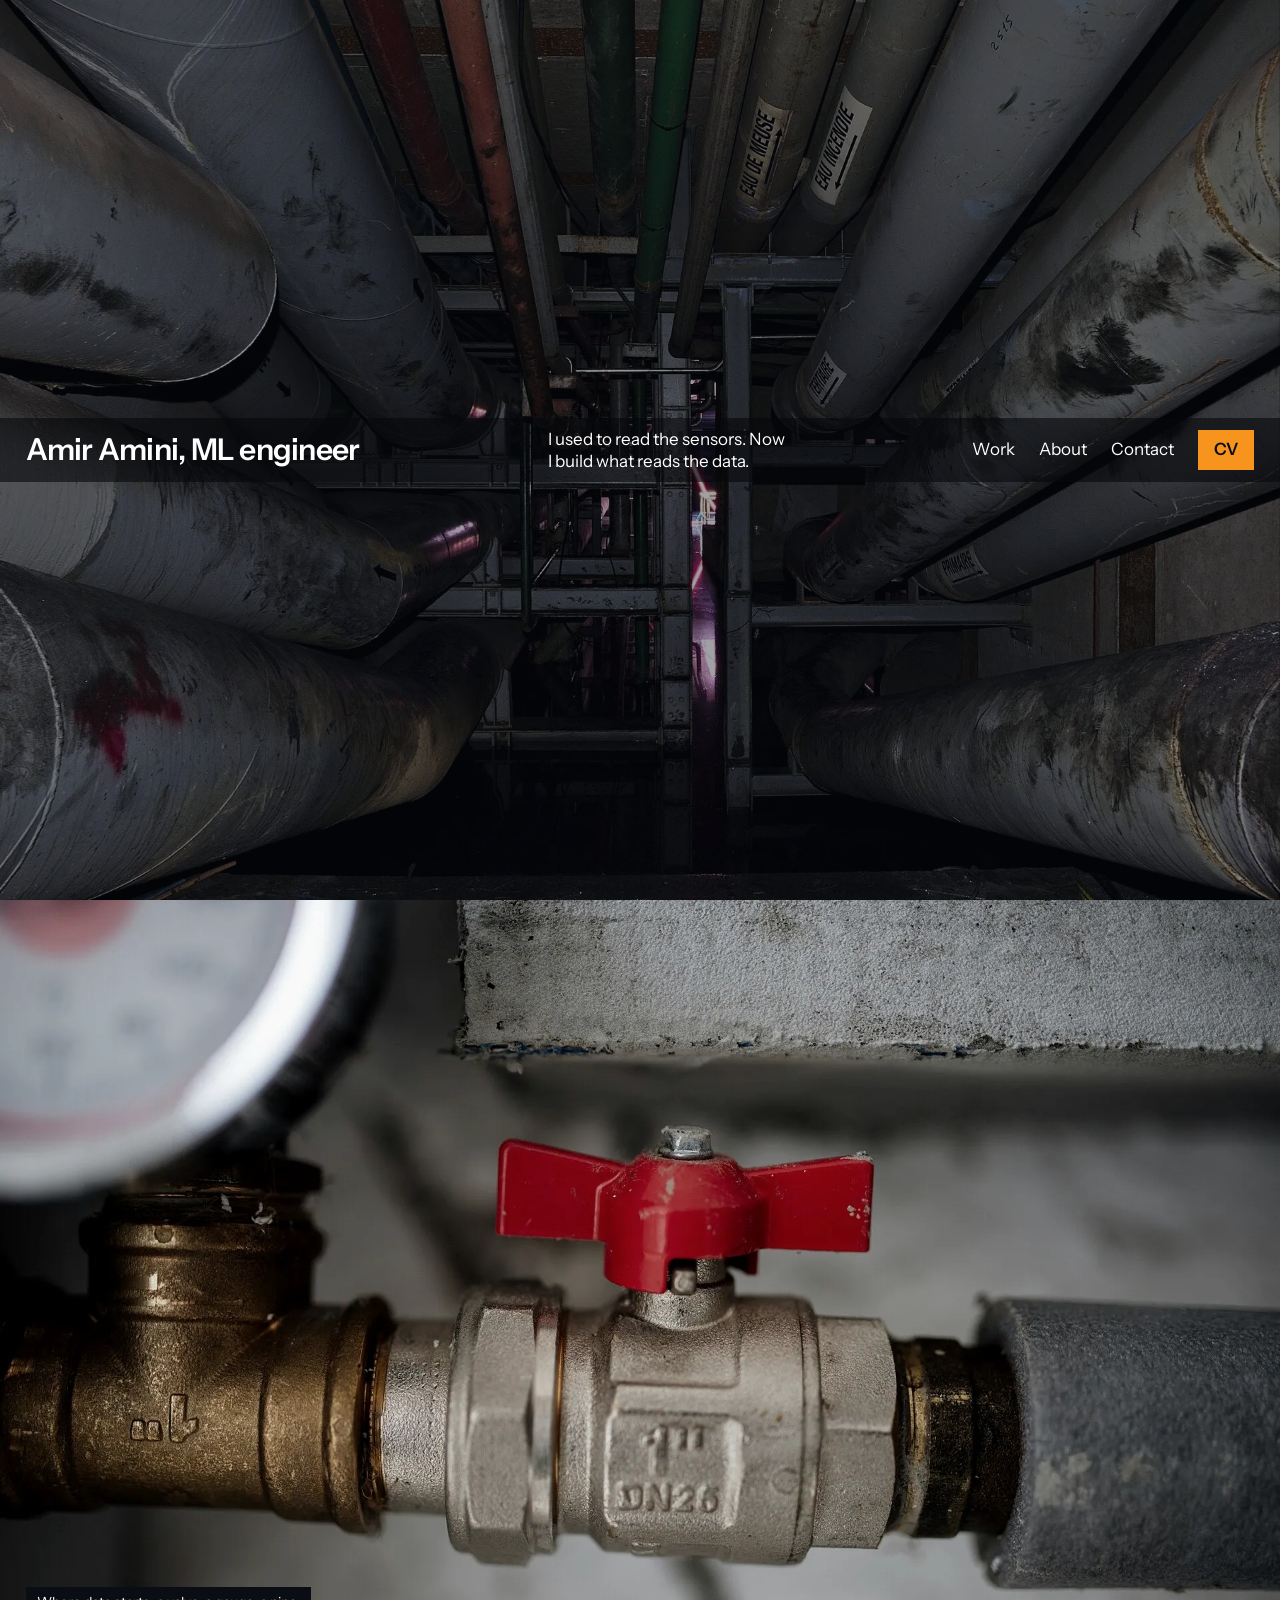
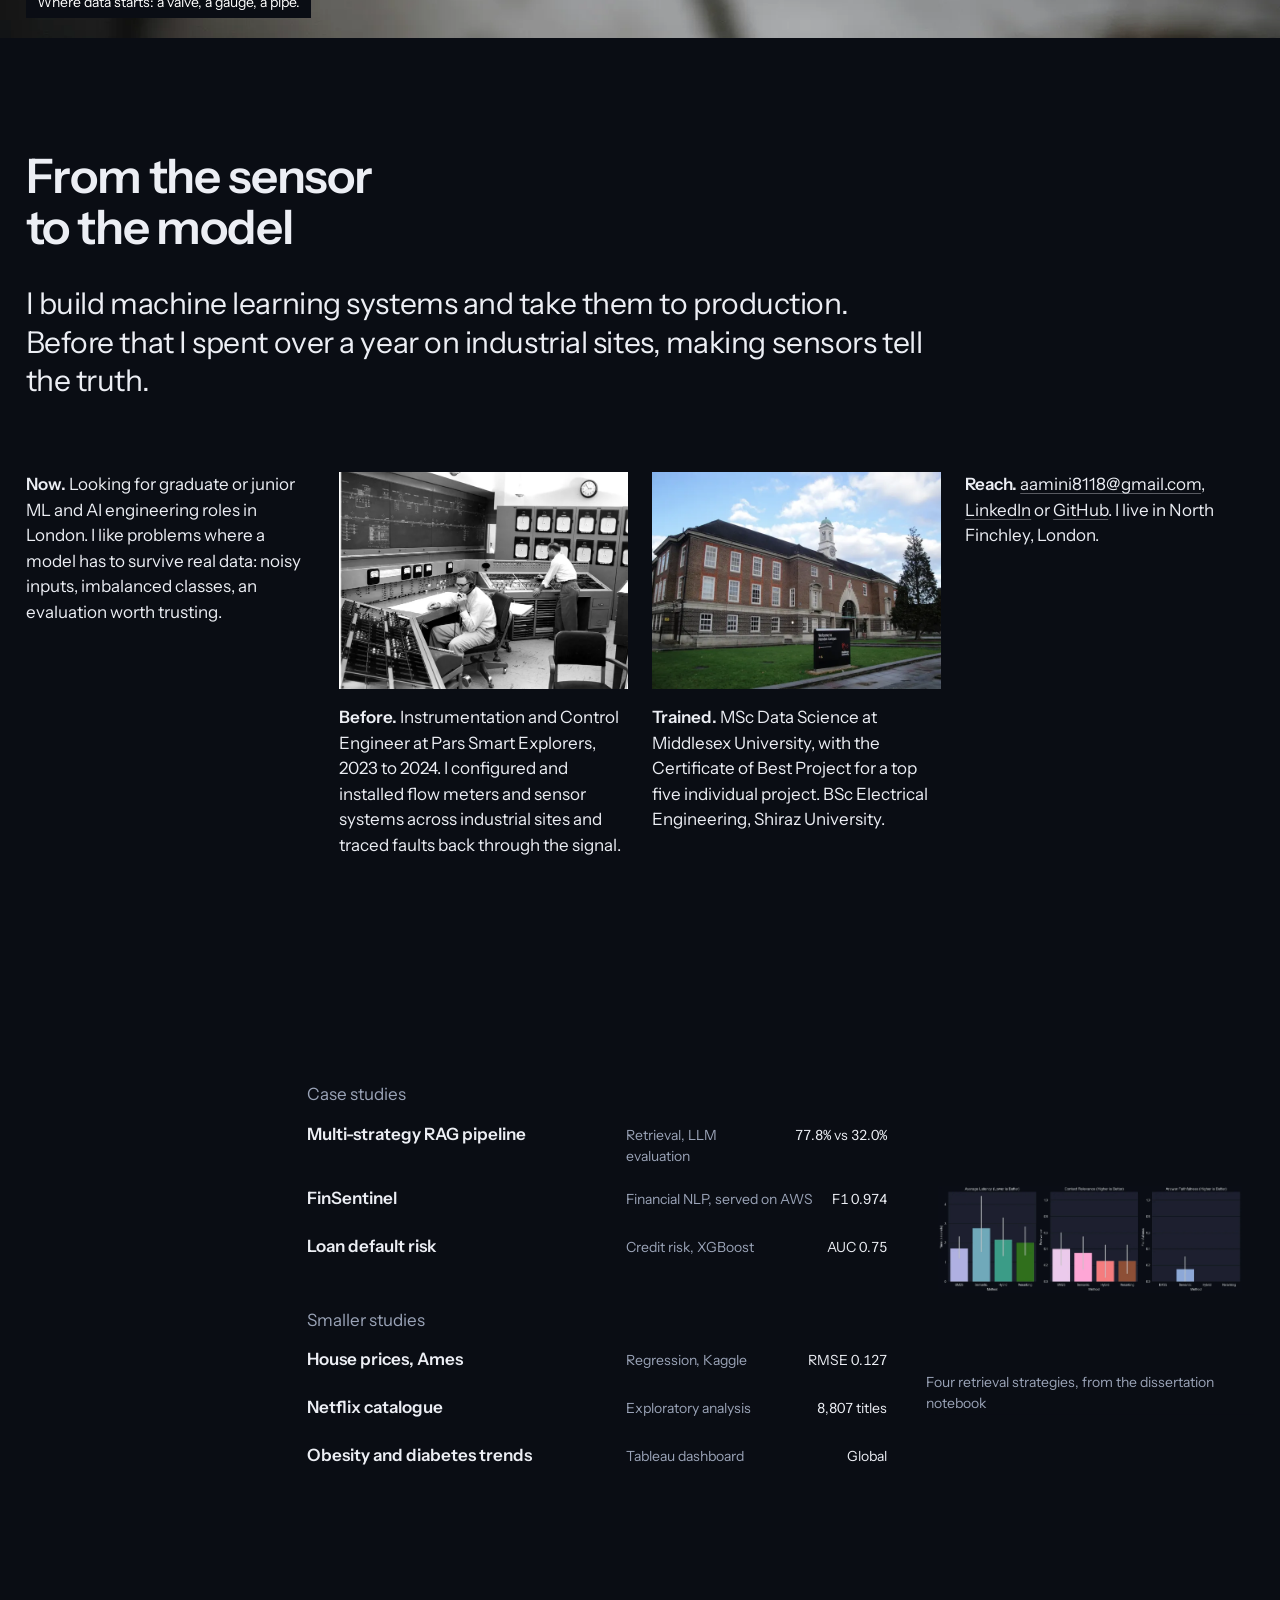
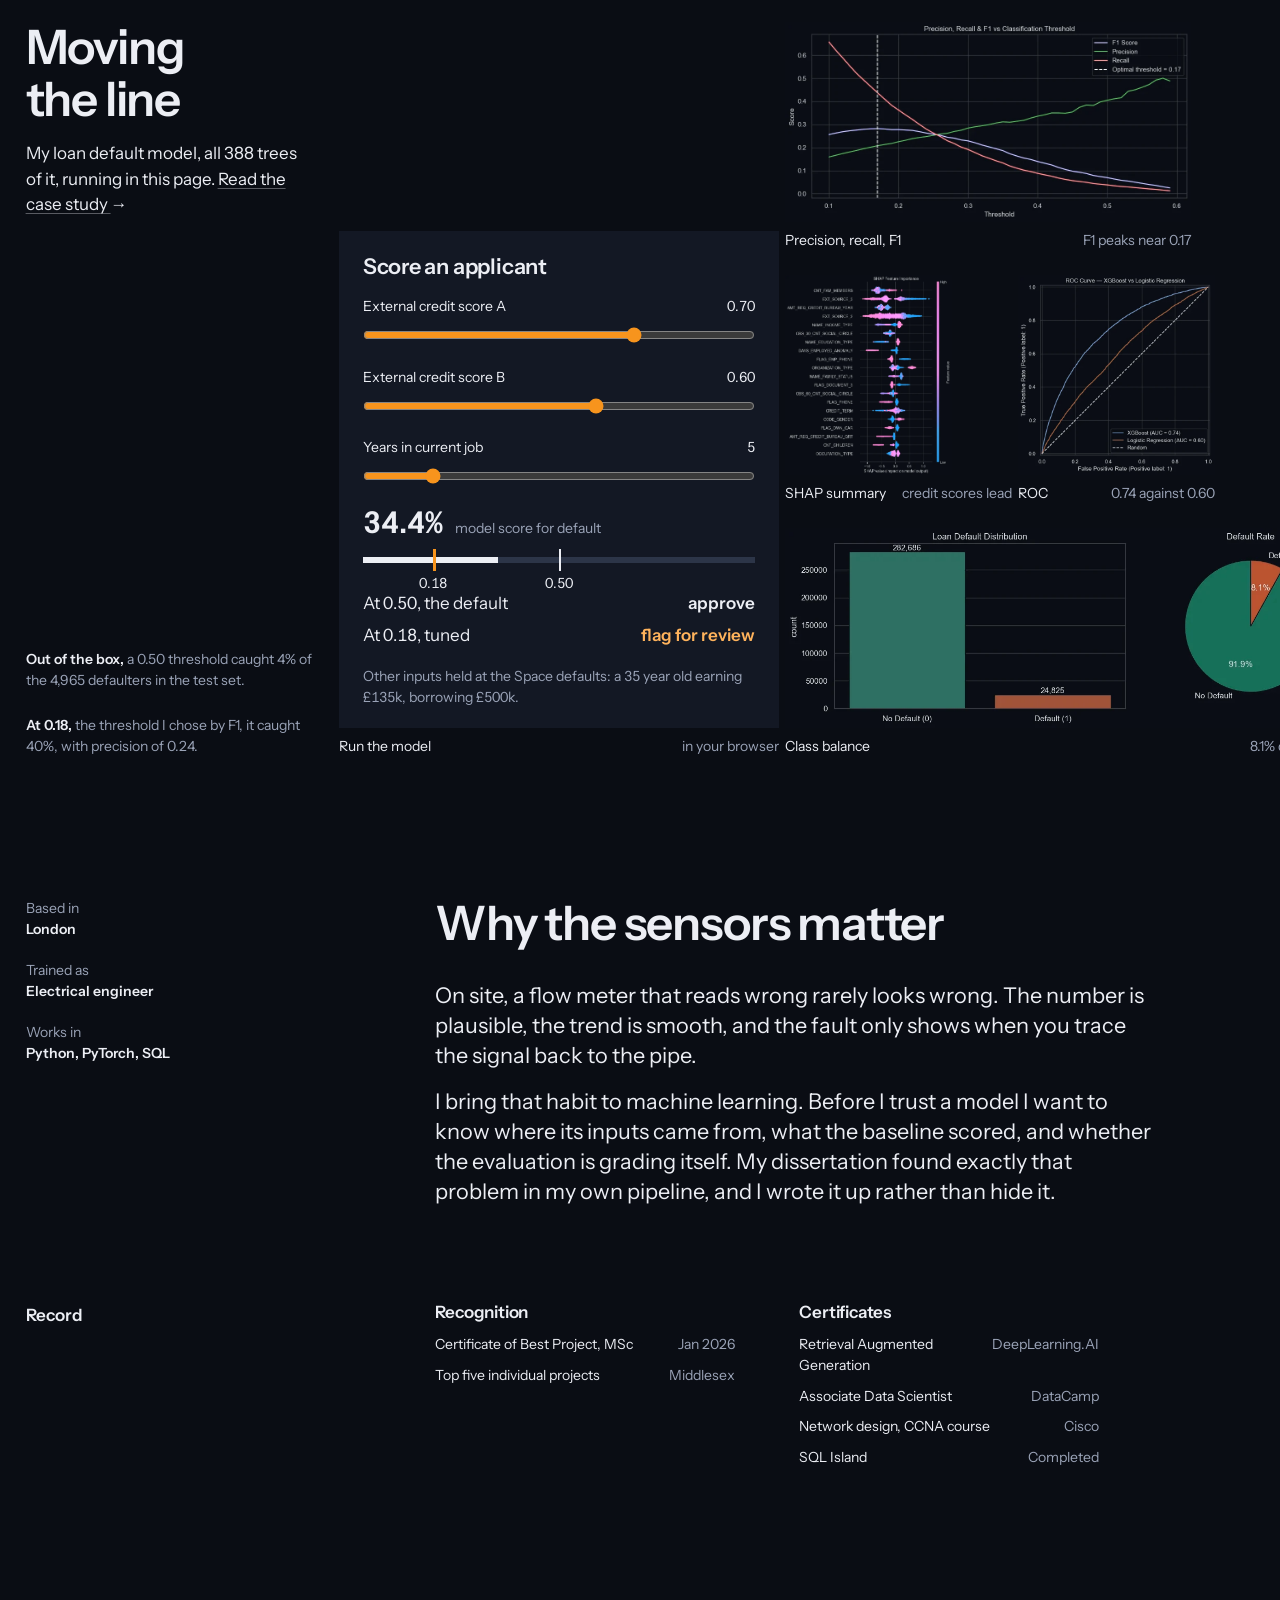
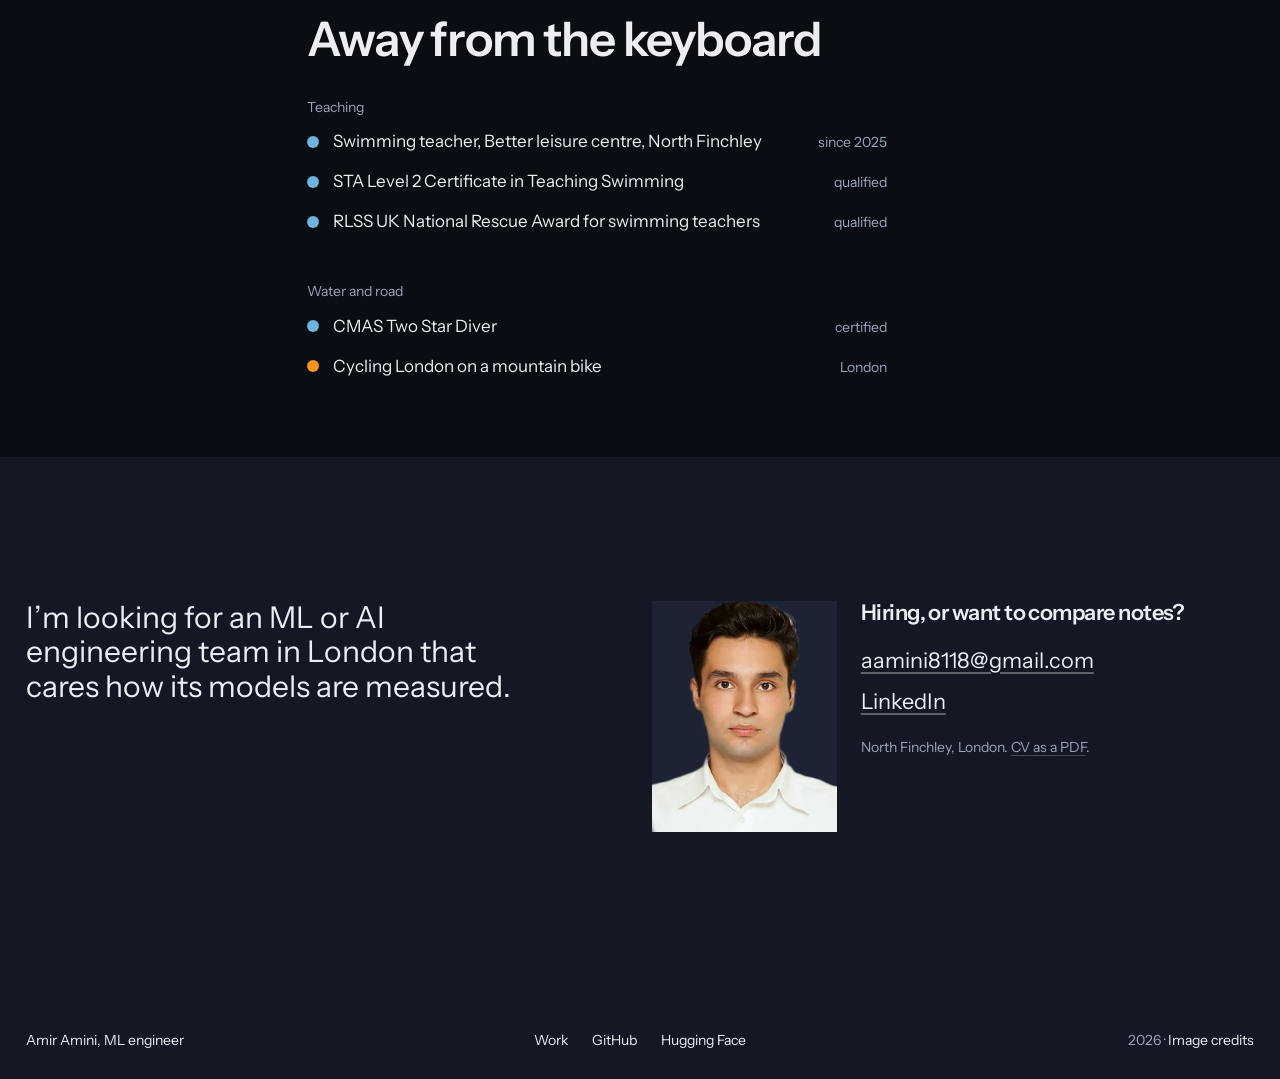
<file: index.html>
<!doctype html>
<html lang="en-GB">
<head>
<meta charset="utf-8">
<meta name="viewport" content="width=device-width, initial-scale=1">
<title>Amir Amini, ML engineer in London</title>
<meta name="description" content="Amirreza (Amir) Amini builds and ships machine learning systems: a RAG pipeline that more than doubled answer accuracy, a fine-tuned FinBERT on AWS, and a credit model you can run in your browser. Formerly an instrumentation and control engineer.">
<link rel="canonical" href="https://amirrezaww.github.io/">
<meta property="og:type" content="website">
<meta property="og:title" content="Amir Amini, ML engineer">
<meta property="og:description" content="I used to read the sensors. Now I build what reads the data.">
<meta property="og:url" content="https://amirrezaww.github.io/">
<meta property="og:image" content="https://amirrezaww.github.io/img/og.jpg">
<meta name="twitter:card" content="summary_large_image">
<meta name="theme-color" content="#0a0d14">
<link rel="icon" href="img/favicon.svg" type="image/svg+xml">
<link rel="preload" href="img/photo/pipes-1920.webp" as="image" type="image/webp">
<link rel="preload" href="fonts/instrument-sans-latin-wght-normal.woff2" as="font" type="font/woff2" crossorigin>
<link rel="stylesheet" href="css/site.css">
<script>document.documentElement.classList.add('js')</script>
<script type="application/ld+json">
{"@context":"https://schema.org","@type":"Person","name":"Amirreza Amini","alternateName":"Amir Amini","jobTitle":"Machine learning engineer","address":{"@type":"PostalAddress","addressLocality":"London","addressCountry":"GB"},"alumniOf":[{"@type":"CollegeOrUniversity","name":"Middlesex University"},{"@type":"CollegeOrUniversity","name":"Shiraz University"}],"email":"mailto:aamini8118@gmail.com","url":"https://amirrezaww.github.io/","sameAs":["https://www.linkedin.com/in/amirreza-amini8118/","https://github.com/Amirrezaww","https://huggingface.co/amirrezaww"]}
</script>
</head>
<body>
<a class="skip" href="#main">Skip to content</a>
<div class="page">
  <div class="hero-media" aria-hidden="true" data-crossfade>
    <img class="is-on" src="img/photo/pipes-1920.webp" srcset="img/photo/pipes-720.webp 720w, img/photo/pipes-1200.webp 1200w, img/photo/pipes-1920.webp 1920w" sizes="100vw" width="1920" height="1271" alt="" fetchpriority="high">
    <img src="img/photo/transmitter-1920.webp" srcset="img/photo/transmitter-720.webp 720w, img/photo/transmitter-1200.webp 1200w, img/photo/transmitter-1920.webp 1920w" sizes="100vw" width="1920" height="1440" alt="" loading="lazy">
    <img src="img/photo/scope-1920.webp" srcset="img/photo/scope-720.webp 720w, img/photo/scope-1200.webp 1200w, img/photo/scope-1920.webp 1920w" sizes="100vw" width="1920" height="1293" alt="" loading="lazy">
  </div>

  <div class="hero-phone-intro">
    <p>I used to read the sensors. Now I build what reads the data.</p>
    <a class="button" href="#work">See the work</a>
  </div>

  <div class="hero-spacer" aria-hidden="true"></div>

  <header class="rail rail-in" data-rail>
    <h1 style="--i:0">Amir Amini, ML engineer</h1>
    <p class="rail-sentence" style="--i:1">I used to read the sensors. Now I build what reads the data.</p>
    <button class="menu-toggle" type="button" aria-expanded="false" aria-controls="nav">Menu</button>
    <nav class="rail-nav" id="nav" aria-label="Main" style="--i:2">
      <a href="#work">Work</a>
      <a href="#about">About</a>
      <a href="#contact">Contact</a>
      <a class="button" href="cv/Amirreza_Amini_CV.pdf">CV <span class="sr-only">(PDF)</span></a>
    </nav>
  </header>

  <div class="hero-spacer after" aria-hidden="true"></div>

  <figure class="hero-detail" data-reveal-self>
    <img src="img/photo/valve-1920.webp" srcset="img/photo/valve-720.webp 720w, img/photo/valve-1200.webp 1200w, img/photo/valve-1920.webp 1920w" sizes="100vw" width="1920" height="1282" alt="A brass valve with a red handle on a steel pipe, a pressure gauge just out of focus behind it" loading="lazy">
    <figcaption>Where data starts: a valve, a gauge, a pipe.</figcaption>
  </figure>

  <main id="main">
    <section class="section intro grid" aria-labelledby="intro-title" data-light>
      <h2 id="intro-title" data-reveal>From the sensor to the model</h2>
      <p class="lead" data-reveal style="--i:1">I build machine learning systems and take them to production. Before that I spent over a year on industrial sites, making sensors tell the truth.</p>
      <div class="intro-cols">
        <p data-reveal style="--i:2"><b>Now.</b> <span>Looking for graduate or junior ML and AI engineering roles in London. I like problems where a model has to survive real data: noisy inputs, imbalanced classes, an evaluation worth trusting.</span></p>
        <div data-reveal style="--i:3">
          <figure><img src="img/photo/control-room-720.webp" width="720" height="572" alt="A black and white photograph of an industrial control room, two operators at a long instrument console" loading="lazy"></figure>
          <p><b>Before.</b> <span>Instrumentation and Control Engineer at Pars Smart Explorers, 2023 to 2024. I configured and installed flow meters and sensor systems across industrial sites and traced faults back through the signal.</span></p>
        </div>
        <div data-reveal style="--i:4">
          <figure><img src="img/photo/hendon-720.webp" width="720" height="540" alt="The red brick Burroughs building of Middlesex University's Hendon campus under a blue sky" loading="lazy"></figure>
          <p><b>Trained.</b> <span>MSc Data Science at Middlesex University, with the Certificate of Best Project for a top five individual project. BSc Electrical Engineering, Shiraz University.</span></p>
        </div>
        <p data-reveal style="--i:5"><b>Reach.</b> <span><a class="link" href="mailto:aamini8118@gmail.com">aamini8118@gmail.com</a>, <a class="link" href="https://www.linkedin.com/in/amirreza-amini8118/">LinkedIn</a> or <a class="link" href="https://github.com/Amirrezaww">GitHub</a>. I live in North Finchley, London.</span></p>
      </div>
    </section>

    <section class="section ledger" id="work" aria-labelledby="work-title">
      <div class="ledger-inner">
        <h2 id="work-title" data-reveal>Selected work</h2>
        <div class="ledger-list" data-ledger>
          <div class="ledger-group">
            <p data-reveal>Case studies</p>
            <a class="ledger-row" href="work/rag.html" data-preview="0" data-reveal style="--i:1">
              <span class="name">Multi-strategy RAG pipeline</span><span class="kind">Retrieval, LLM evaluation</span><span class="fig">77.8% vs 32.0%</span>
            </a>
            <figure class="ledger-thumb"><img src="img/fig/rag-strategies.webp" width="1389" height="490" alt="Bar charts comparing latency, relevance and faithfulness of four retrieval strategies" loading="lazy"></figure>
            <a class="ledger-row" href="work/finsentinel.html" data-preview="1" data-reveal style="--i:2">
              <span class="name">FinSentinel</span><span class="kind">Financial NLP, served on AWS</span><span class="fig">F1 0.974</span>
            </a>
            <figure class="ledger-thumb"><img src="img/fig/fin-compare.webp" width="1333" height="733" alt="Grouped bar chart of F1 scores, TF-IDF baseline against fine-tuned FinBERT" loading="lazy"></figure>
            <a class="ledger-row" href="work/loan-default.html" data-preview="2" data-reveal style="--i:3">
              <span class="name">Loan default risk</span><span class="kind">Credit risk, XGBoost</span><span class="fig">AUC 0.75</span>
            </a>
            <figure class="ledger-thumb"><img src="img/fig/loan-threshold.webp" width="984" height="484" alt="Precision, recall and F1 plotted against the classification threshold" loading="lazy"></figure>
          </div>
          <div class="ledger-group">
            <p data-reveal>Smaller studies</p>
            <a class="ledger-row" href="https://github.com/Amirrezaww/House_price_prediction" data-preview="3" data-reveal style="--i:1">
              <span class="name">House prices, Ames</span><span class="kind">Regression, Kaggle</span><span class="fig">RMSE 0.127</span>
            </a>
            <a class="ledger-row" href="https://github.com/Amirrezaww/AA_Netflix_EDA" data-preview="4" data-reveal style="--i:2">
              <span class="name">Netflix catalogue</span><span class="kind">Exploratory analysis</span><span class="fig">8,807 titles</span>
            </a>
            <div class="ledger-row" data-reveal style="--i:3">
              <span class="name">Obesity and diabetes trends</span><span class="kind">Tableau dashboard</span><span class="fig">Global</span>
            </div>
          </div>
        </div>
      </div>
      <div class="ledger-preview" aria-hidden="true" data-preview-box>
        <figure class="is-on"><img src="img/fig/rag-strategies.webp" width="1389" height="490" alt="" loading="lazy"><figcaption>Four retrieval strategies, from the dissertation notebook</figcaption></figure>
        <figure><img src="img/fig/fin-compare.webp" width="1333" height="733" alt="" loading="lazy"><figcaption>Baseline against FinBERT, test set</figcaption></figure>
        <figure><img src="img/fig/loan-threshold.webp" width="984" height="484" alt="" loading="lazy"><figcaption>Precision, recall and F1 by threshold</figcaption></figure>
        <figure><img src="img/fig/house-importance.webp" width="989" height="590" alt="" loading="lazy"><figcaption>Top 15 features for sale price</figcaption></figure>
        <figure><img src="img/fig/netflix-releases.webp" width="1190" height="490" alt="" loading="lazy"><figcaption>Releases per year, movies and TV shows</figcaption></figure>
      </div>
    </section>

    <section class="section showcase" aria-labelledby="loan-title">
      <div class="showcase-side">
        <h2 id="loan-title" data-reveal>Moving the line</h2>
        <p class="lede" data-reveal style="--i:1">My loan default model, all 388 trees of it, running in this page. <a class="link" href="work/loan-default.html">Read the case study <span class="arrow" aria-hidden="true">&rarr;</span></a></p>
        <div class="notes">
          <p data-reveal style="--i:2"><b>Out of the box,</b> a 0.50 threshold caught 4% of the 4,965 defaulters in the test set.</p>
          <p data-reveal style="--i:3"><b>At 0.18,</b> the threshold I chose by F1, it caught 40%, with precision of 0.24.</p>
        </div>
      </div>
      <div class="run">
        <figure class="frame lifted" data-reveal>
          <div class="pic" data-ui>
            <form class="scorer" data-scorer="compact" data-state="loading" onsubmit="return false">
              <h3>Score an applicant</h3>
              <div class="control">
                <label for="s-ext2">External credit score A</label><output for="s-ext2" data-out="ext2">0.70</output>
                <input id="s-ext2" type="range" min="0" max="1" step="0.01" value="0.7" data-field="ext2">
              </div>
              <div class="control">
                <label for="s-ext3">External credit score B</label><output for="s-ext3" data-out="ext3">0.60</output>
                <input id="s-ext3" type="range" min="0" max="1" step="0.01" value="0.6" data-field="ext3">
              </div>
              <div class="control">
                <label for="s-emp">Years in current job</label><output for="s-emp" data-out="emp">5</output>
                <input id="s-emp" type="range" min="0" max="30" step="1" value="5" data-field="emp">
              </div>
              <div>
                <div class="score-readout"><span class="p" data-out="prob">&hellip;</span><span class="p-label">model score for default</span></div>
                <div class="meter" aria-hidden="true">
                  <div class="track"></div><div class="fill" data-out="fill"></div>
                  <div class="tick accent" style="left:18%"></div><div class="tick-label" style="left:18%">0.18</div>
                  <div class="tick" style="left:50%"></div><div class="tick-label" style="left:50%">0.50</div>
                </div>
                <div class="decisions" aria-live="polite">
                  <div><span>At 0.50, the default</span><span class="verdict" data-out="d50">&hellip;</span></div>
                  <div><span>At 0.18, tuned</span><span class="verdict" data-out="d18">&hellip;</span></div>
                </div>
              </div>
              <p class="foot">Other inputs held at the Space defaults: a 35 year old earning &pound;135k, borrowing &pound;500k.</p>
            </form>
          </div>
          <figcaption><span>Run the model</span><span>in your browser</span></figcaption>
        </figure>
        <div class="frames">
        <figure class="frame" data-reveal style="--i:1">
          <div class="pic"><img src="img/fig/loan-threshold.webp" width="984" height="484" alt="Line chart: as the threshold rises, recall falls and precision rises; F1 peaks near 0.17" loading="lazy"></div>
          <figcaption><span>Precision, recall, F1</span><span>F1 peaks near 0.17</span></figcaption>
        </figure>
        <figure class="frame" data-reveal style="--i:2">
          <div class="pic"><img src="img/fig/loan-shap.webp" width="782" height="933" alt="SHAP summary plot ranking features by their effect on the model output" loading="lazy"></div>
          <figcaption><span>SHAP summary</span><span>credit scores lead</span></figcaption>
        </figure>
        <figure class="frame" data-reveal style="--i:3">
          <div class="pic"><img src="img/fig/loan-roc.webp" width="576" height="584" alt="ROC curves: XGBoost above logistic regression" loading="lazy"></div>
          <figcaption><span>ROC</span><span>0.74 against 0.60</span></figcaption>
        </figure>
        <figure class="frame" data-reveal style="--i:4">
          <div class="pic"><img src="img/fig/loan-default-rate.webp" width="1062" height="384" alt="Bar and pie charts: 282,686 repaid, 24,825 defaulted" loading="lazy"></div>
          <figcaption><span>Class balance</span><span>8.1% defaulted</span></figcaption>
        </figure>
        </div>
      </div>
    </section>

    <section class="section about" id="about" aria-labelledby="about-title">
      <div class="about-row">
        <dl class="facts" data-reveal>
          <div><dt>Based in</dt><dd>London</dd></div>
          <div><dt>Trained as</dt><dd>Electrical engineer</dd></div>
          <div><dt>Works in</dt><dd>Python, PyTorch, SQL</dd></div>
        </dl>
        <div>
          <h2 id="about-title" data-reveal>Why the sensors matter</h2>
          <div class="about-text">
            <p data-reveal style="--i:1">On site, a flow meter that reads wrong rarely looks wrong. The number is plausible, the trend is smooth, and the fault only shows when you trace the signal back to the pipe.</p>
            <p data-reveal style="--i:2">I bring that habit to machine learning. Before I trust a model I want to know where its inputs came from, what the baseline scored, and whether the evaluation is grading itself. My dissertation found exactly that problem in my own pipeline, and I wrote it up rather than hide it.</p>
          </div>
        </div>
      </div>
      <div class="about-row record">
        <p class="record-word" data-reveal>Record</p>
        <div class="record-lists">
          <div data-reveal style="--i:1">
            <h3>Recognition</h3>
            <ul class="rows">
              <li><span>Certificate of Best Project, MSc</span><span>Jan 2026</span></li>
              <li><span>Top five individual projects</span><span>Middlesex</span></li>
            </ul>
          </div>
          <div data-reveal style="--i:2">
            <h3>Certificates</h3>
            <ul class="rows">
              <li><span>Retrieval Augmented Generation</span><span>DeepLearning.AI</span></li>
              <li><span>Associate Data Scientist</span><span>DataCamp</span></li>
              <li><span>Network design, CCNA course</span><span>Cisco</span></li>
              <li><span>SQL Island</span><span>Completed</span></li>
            </ul>
          </div>
        </div>
      </div>
    </section>

    <section class="section away" aria-labelledby="away-title">
      <div class="away-inner">
        <h2 id="away-title" data-reveal>Away from the keyboard</h2>
        <div class="away-group">
          <p data-reveal>Teaching</p>
          <div class="away-row" data-reveal style="--i:1"><span class="dot water"></span><span class="name">Swimming teacher, Better leisure centre, North Finchley</span><span class="val">since 2025</span></div>
          <div class="away-row" data-reveal style="--i:2"><span class="dot water"></span><span class="name">STA Level 2 Certificate in Teaching Swimming</span><span class="val">qualified</span></div>
          <div class="away-row" data-reveal style="--i:3"><span class="dot water"></span><span class="name">RLSS UK National Rescue Award for swimming teachers</span><span class="val">qualified</span></div>
        </div>
        <div class="away-group">
          <p data-reveal>Water and road</p>
          <div class="away-row" data-reveal style="--i:1"><span class="dot water"></span><span class="name">CMAS Two Star Diver</span><span class="val">certified</span></div>
          <div class="away-row" data-reveal style="--i:2"><span class="dot road"></span><span class="name">Cycling London on a mountain bike</span><span class="val">London</span></div>
        </div>
      </div>
    </section>
  </main>

  <div class="closing" id="contact">
    <section class="contact" aria-labelledby="contact-title">
      <p class="statement" data-reveal>I&rsquo;m looking for an ML or AI engineering team in London that cares how its models are measured.</p>
      <figure class="portrait" data-reveal style="--i:1">
        <picture>
          <source type="image/webp" srcset="img/amir-portrait-480.webp 480w, img/amir-portrait-960.webp 960w" sizes="200px">
          <img src="img/amir-portrait-480.jpg" width="480" height="600" alt="Portrait of Amir Amini" loading="lazy">
        </picture>
      </figure>
      <div class="reach" data-reveal style="--i:2">
        <h2 id="contact-title">Hiring, or want to compare notes?</h2>
        <ul class="reach-links">
          <li><a class="link" href="mailto:aamini8118@gmail.com">aamini8118@gmail.com</a></li>
          <li><a class="link" href="https://www.linkedin.com/in/amirreza-amini8118/">LinkedIn</a></li>
        </ul>
        <p class="where">North Finchley, London. <a class="link" href="cv/Amirreza_Amini_CV.pdf">CV as a PDF</a>.</p>
      </div>
    </section>
    <footer class="footer">
      <span>Amir Amini, ML engineer</span>
      <nav aria-label="Footer">
        <a href="#work">Work</a><a href="https://github.com/Amirrezaww">GitHub</a><a href="https://huggingface.co/amirrezaww">Hugging Face</a>
      </nav>
      <span class="end">2026 &middot; <a href="credits.html">Image credits</a></span>
    </footer>
  </div>
</div>
<script type="module" src="js/site.js"></script>
</body>
</html>
</file>
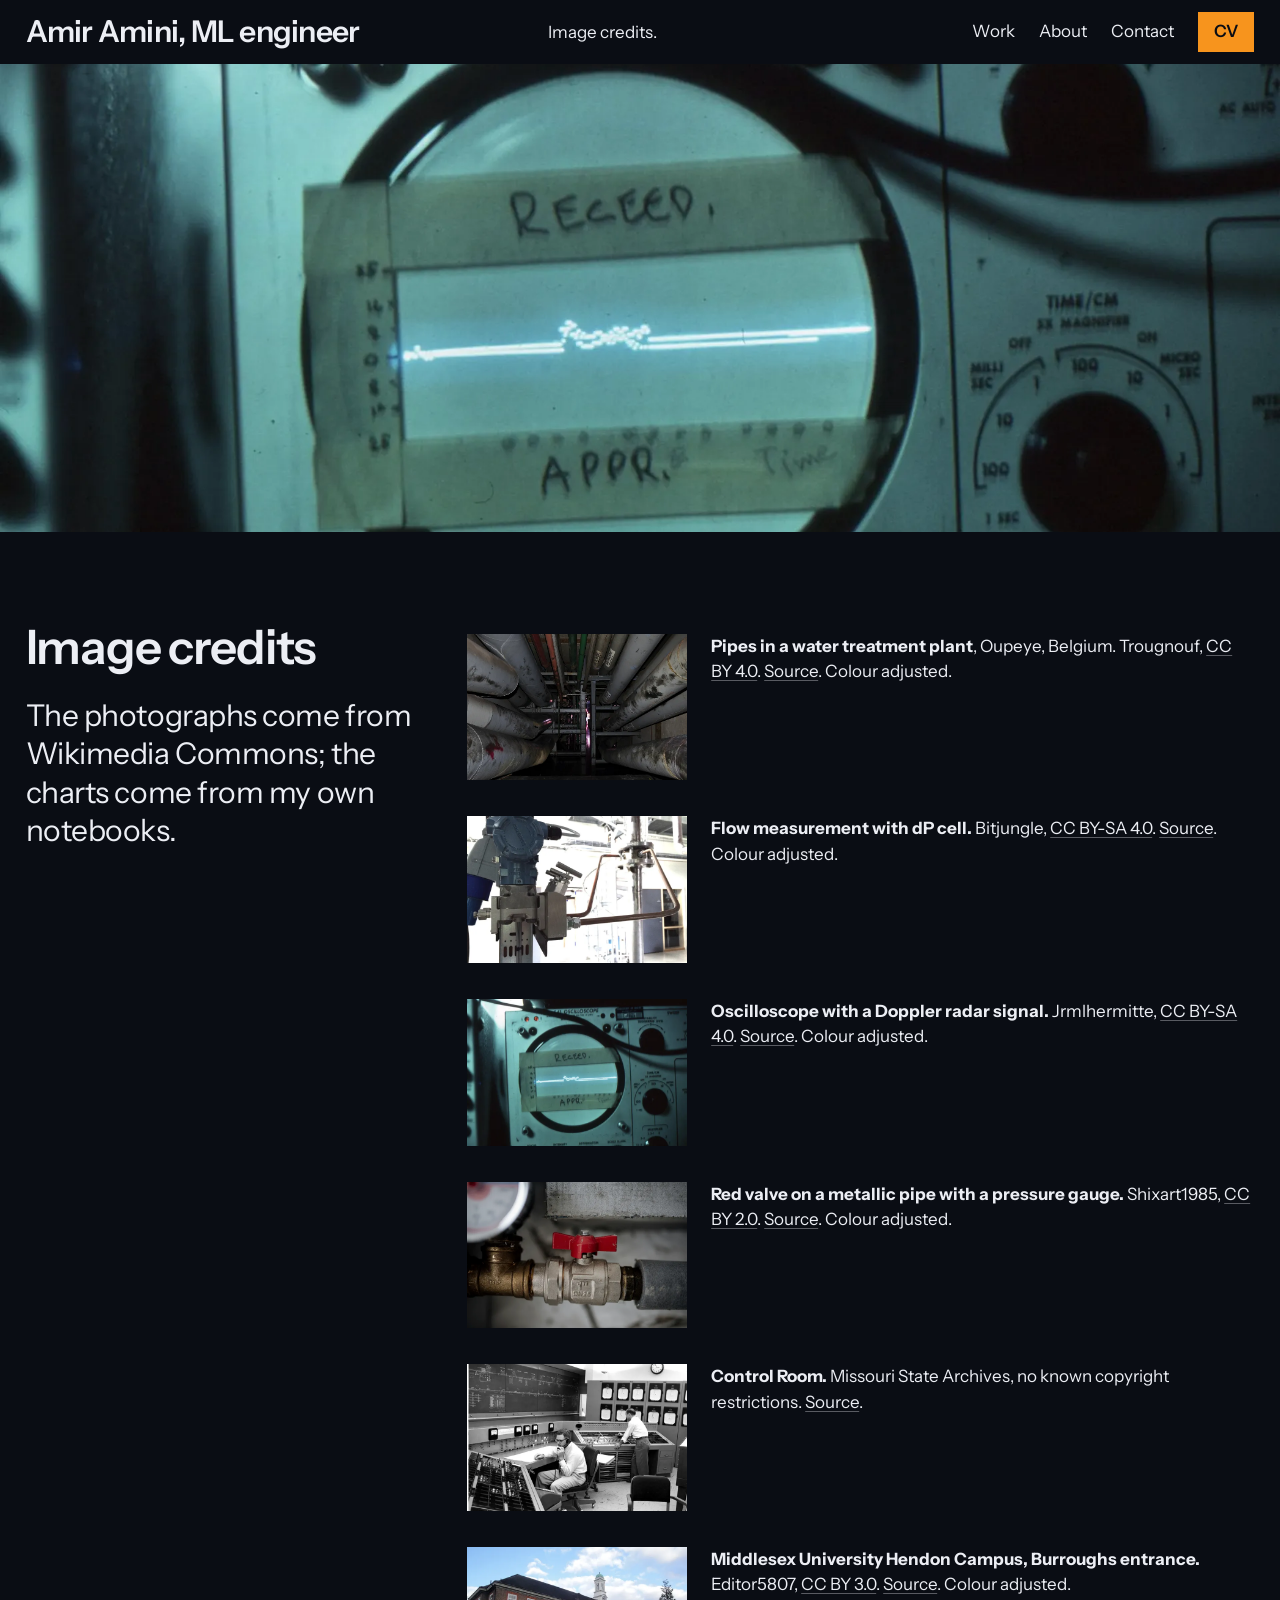
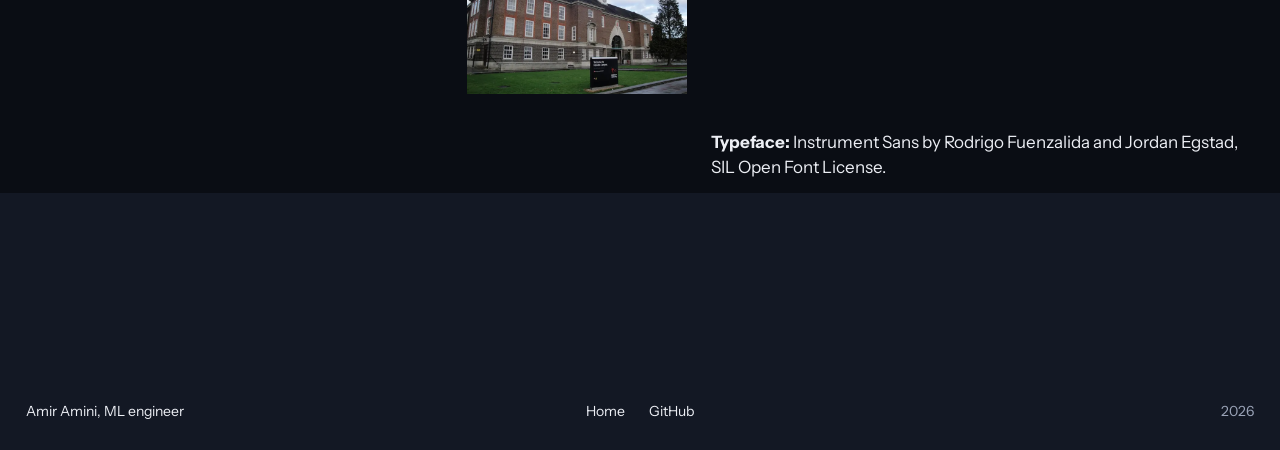
<file: credits.html>
<!doctype html>
<html lang="en-GB">
<head>
<meta charset="utf-8">
<meta name="viewport" content="width=device-width, initial-scale=1">
<title>Image credits, Amir Amini</title>
<meta name="description" content="Credits and licences for the photographs used on Amir Amini's portfolio.">
<link rel="icon" href="img/favicon.svg" type="image/svg+xml">
<link rel="preload" href="fonts/instrument-sans-latin-wght-normal.woff2" as="font" type="font/woff2" crossorigin>
<link rel="stylesheet" href="css/site.css">
<script>document.documentElement.classList.add('js')</script>
</head>
<body class="case">
<a class="skip" href="#main">Skip to content</a>
<header class="rail is-light" data-rail>
  <a class="wordmark" href="index.html">Amir Amini, ML engineer</a>
  <p class="rail-sentence">Image credits.</p>
  <button class="menu-toggle" type="button" aria-expanded="false" aria-controls="nav">Menu</button>
  <nav class="rail-nav" id="nav" aria-label="Main">
    <a href="index.html#work">Work</a><a href="index.html#about">About</a><a href="index.html#contact">Contact</a>
    <a class="button" href="cv/Amirreza_Amini_CV.pdf">CV <span class="sr-only">(PDF)</span></a>
  </nav>
</header>
<main id="main">
  <figure class="credits-banner" data-reveal-self><img src="img/photo/scope-1920.webp" srcset="img/photo/scope-1200.webp 1200w, img/photo/scope-1920.webp 1920w" sizes="100vw" width="1920" height="1293" alt="An analogue oscilloscope screen showing a Doppler radar signal"></figure>
  <section class="case-hero credits" aria-labelledby="title">
    <div class="col">
      <h1 id="title" data-reveal>Image credits</h1>
      <p class="lead" data-reveal style="--i:1">The photographs come from Wikimedia Commons; the charts come from my own notebooks.</p>
      <ul class="credits-list" style="margin-top:3rem">
        <li class="credit" data-reveal style="--i:1"><img src="img/photo/pipes-720.webp" width="720" height="480" alt="" loading="lazy"><p><b>Pipes in a water treatment plant</b>, Oupeye, Belgium. Trougnouf, <a class="link" href="https://creativecommons.org/licenses/by/4.0">CC BY 4.0</a>. <a class="link" href="https://commons.wikimedia.org/wiki/File:Pipes_in_the_water_treatment_plant_of_an_abandoned_steel_factory_in_Oupeye,_Belgium_(DSCF3276).jpg">Source</a>. Colour adjusted.</p></li>
        <li class="credit" data-reveal style="--i:2"><img src="img/photo/transmitter-720.webp" width="720" height="480" alt="" loading="lazy"><p><b>Flow measurement with dP cell.</b> Bitjungle, <a class="link" href="https://creativecommons.org/licenses/by-sa/4.0">CC BY-SA 4.0</a>. <a class="link" href="https://commons.wikimedia.org/wiki/File:Flow_measurement_with_dP_cell.jpg">Source</a>. Colour adjusted.</p></li>
        <li class="credit" data-reveal style="--i:3"><img src="img/photo/scope-720.webp" width="720" height="480" alt="" loading="lazy"><p><b>Oscilloscope with a Doppler radar signal.</b> Jrmlhermitte, <a class="link" href="https://creativecommons.org/licenses/by-sa/4.0">CC BY-SA 4.0</a>. <a class="link" href="https://commons.wikimedia.org/wiki/File:Oscilloscope_with_a_Doppler_radar_signal.jpg">Source</a>. Colour adjusted.</p></li>
        <li class="credit" data-reveal style="--i:4"><img src="img/photo/valve-720.webp" width="720" height="480" alt="" loading="lazy"><p><b>Red valve on a metallic pipe with a pressure gauge.</b> Shixart1985, <a class="link" href="https://creativecommons.org/licenses/by/2.0">CC BY 2.0</a>. <a class="link" href="https://commons.wikimedia.org/wiki/File:Close-up_view_of_a_red_valve_on_a_metallic_pipe_system_with_a_pressure_gauge_in_an_industrial_setting.jpg">Source</a>. Colour adjusted.</p></li>
        <li class="credit" data-reveal style="--i:5"><img src="img/photo/control-room-720.webp" width="720" height="480" alt="" loading="lazy"><p><b>Control Room.</b> Missouri State Archives, no known copyright restrictions. <a class="link" href="https://commons.wikimedia.org/wiki/File:Control_Room_(MSA)_(20763863759).jpg">Source</a>.</p></li>
        <li class="credit" data-reveal style="--i:6"><img src="img/photo/hendon-720.webp" width="720" height="480" alt="" loading="lazy"><p><b>Middlesex University Hendon Campus, Burroughs entrance.</b> Editor5807, <a class="link" href="https://creativecommons.org/licenses/by/3.0">CC BY 3.0</a>. <a class="link" href="https://commons.wikimedia.org/wiki/File:Middlesex_University_Hendon_Campus_Burroughs_entrance.JPG">Source</a>. Colour adjusted.</p></li>
        <li class="credit" data-reveal><span></span><p><b>Typeface:</b> Instrument Sans by Rodrigo Fuenzalida and Jordan Egstad, SIL Open Font License.</p></li>
      </ul>
    </div>
  </section>
</main>
<div class="closing">
  <footer class="footer" style="padding-top:4rem">
    <span>Amir Amini, ML engineer</span>
    <nav aria-label="Footer"><a href="index.html">Home</a><a href="https://github.com/Amirrezaww">GitHub</a></nav>
    <span class="end">2026</span>
  </footer>
</div>
<script type="module" src="js/site.js"></script>
</body>
</html>
</file>
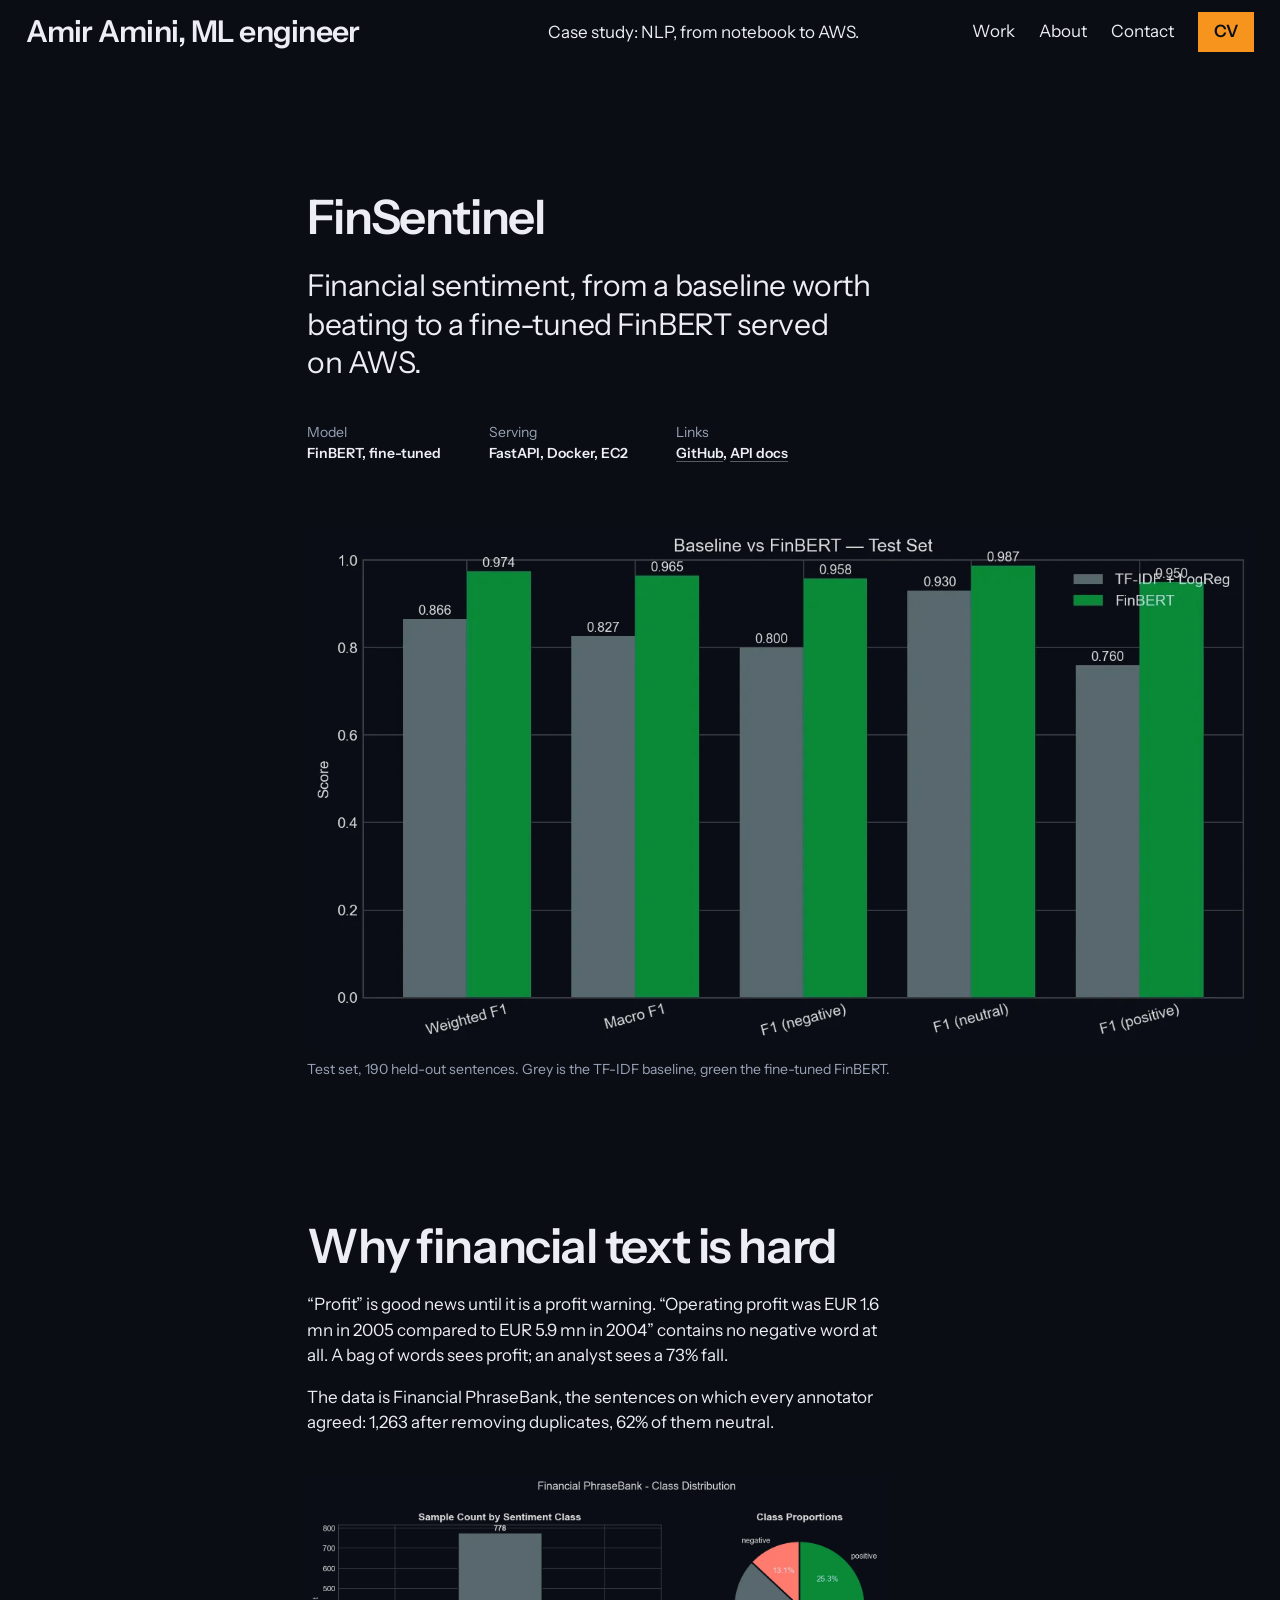
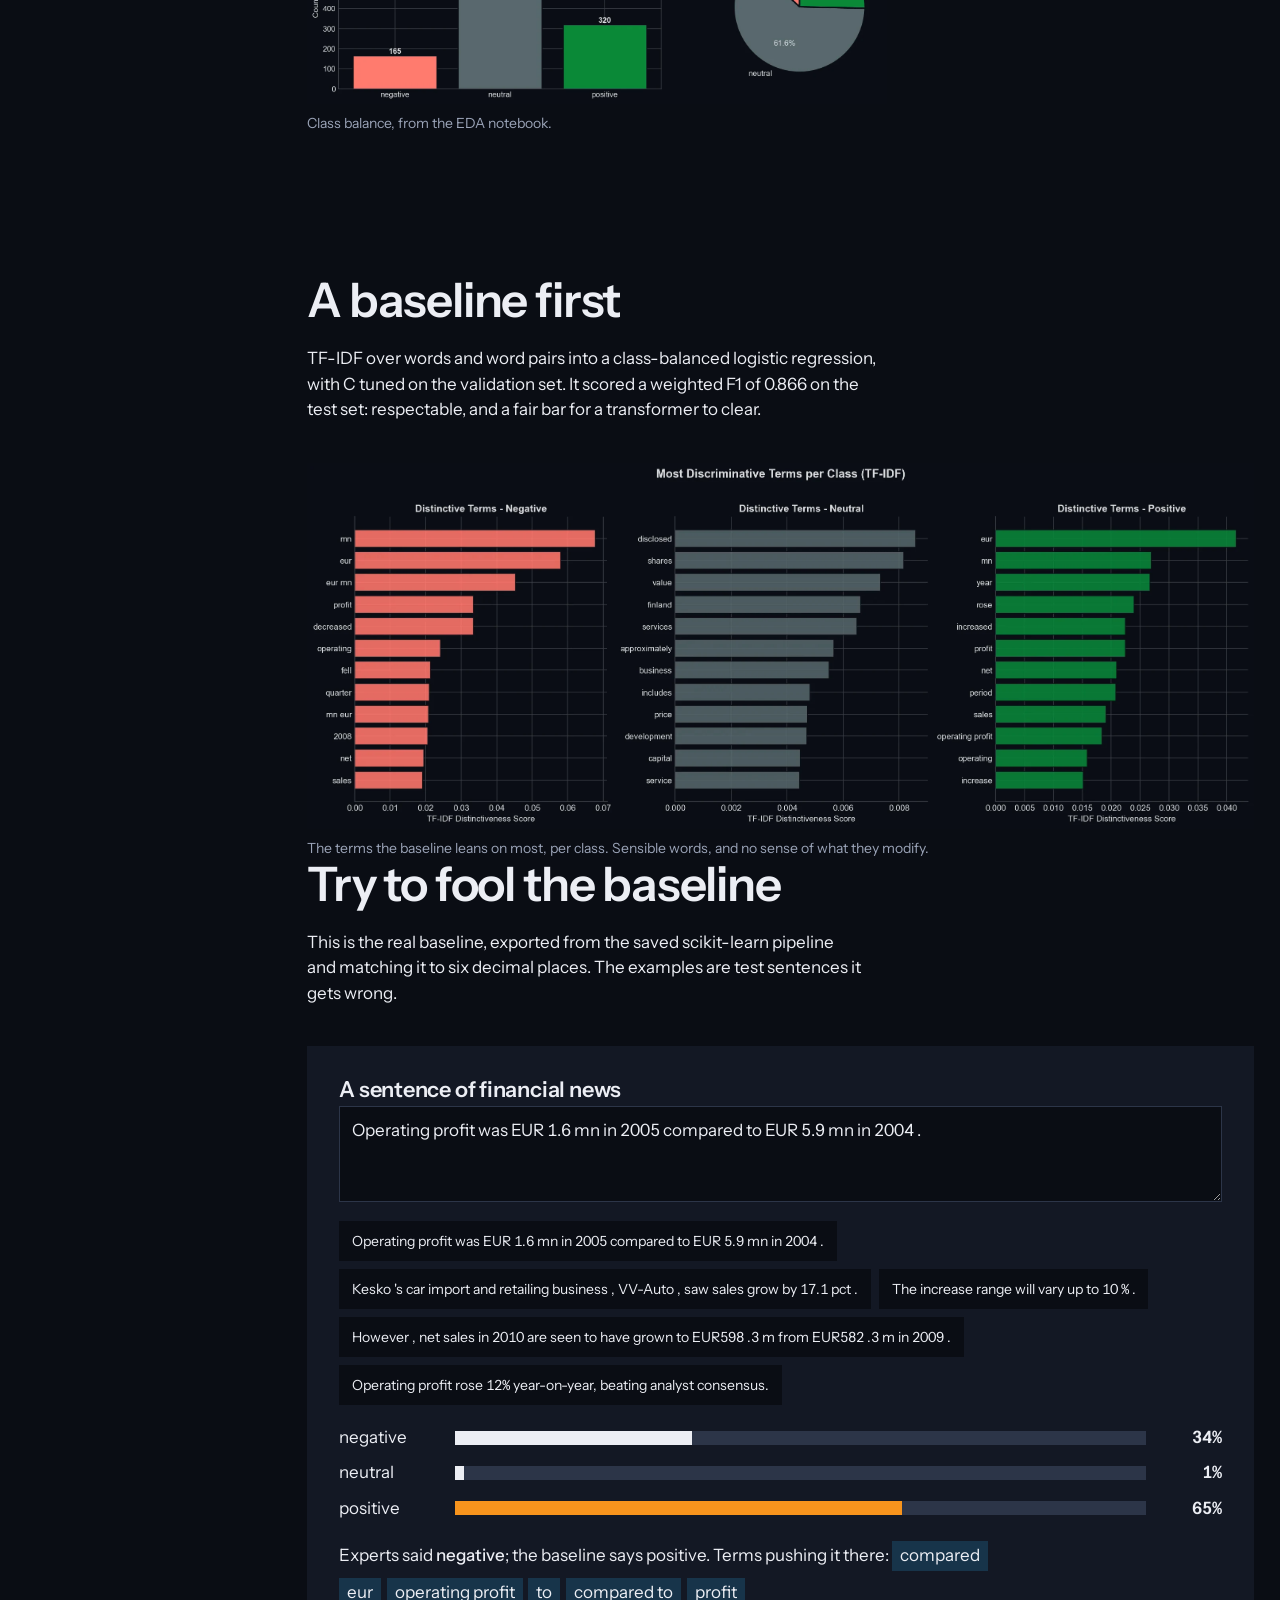
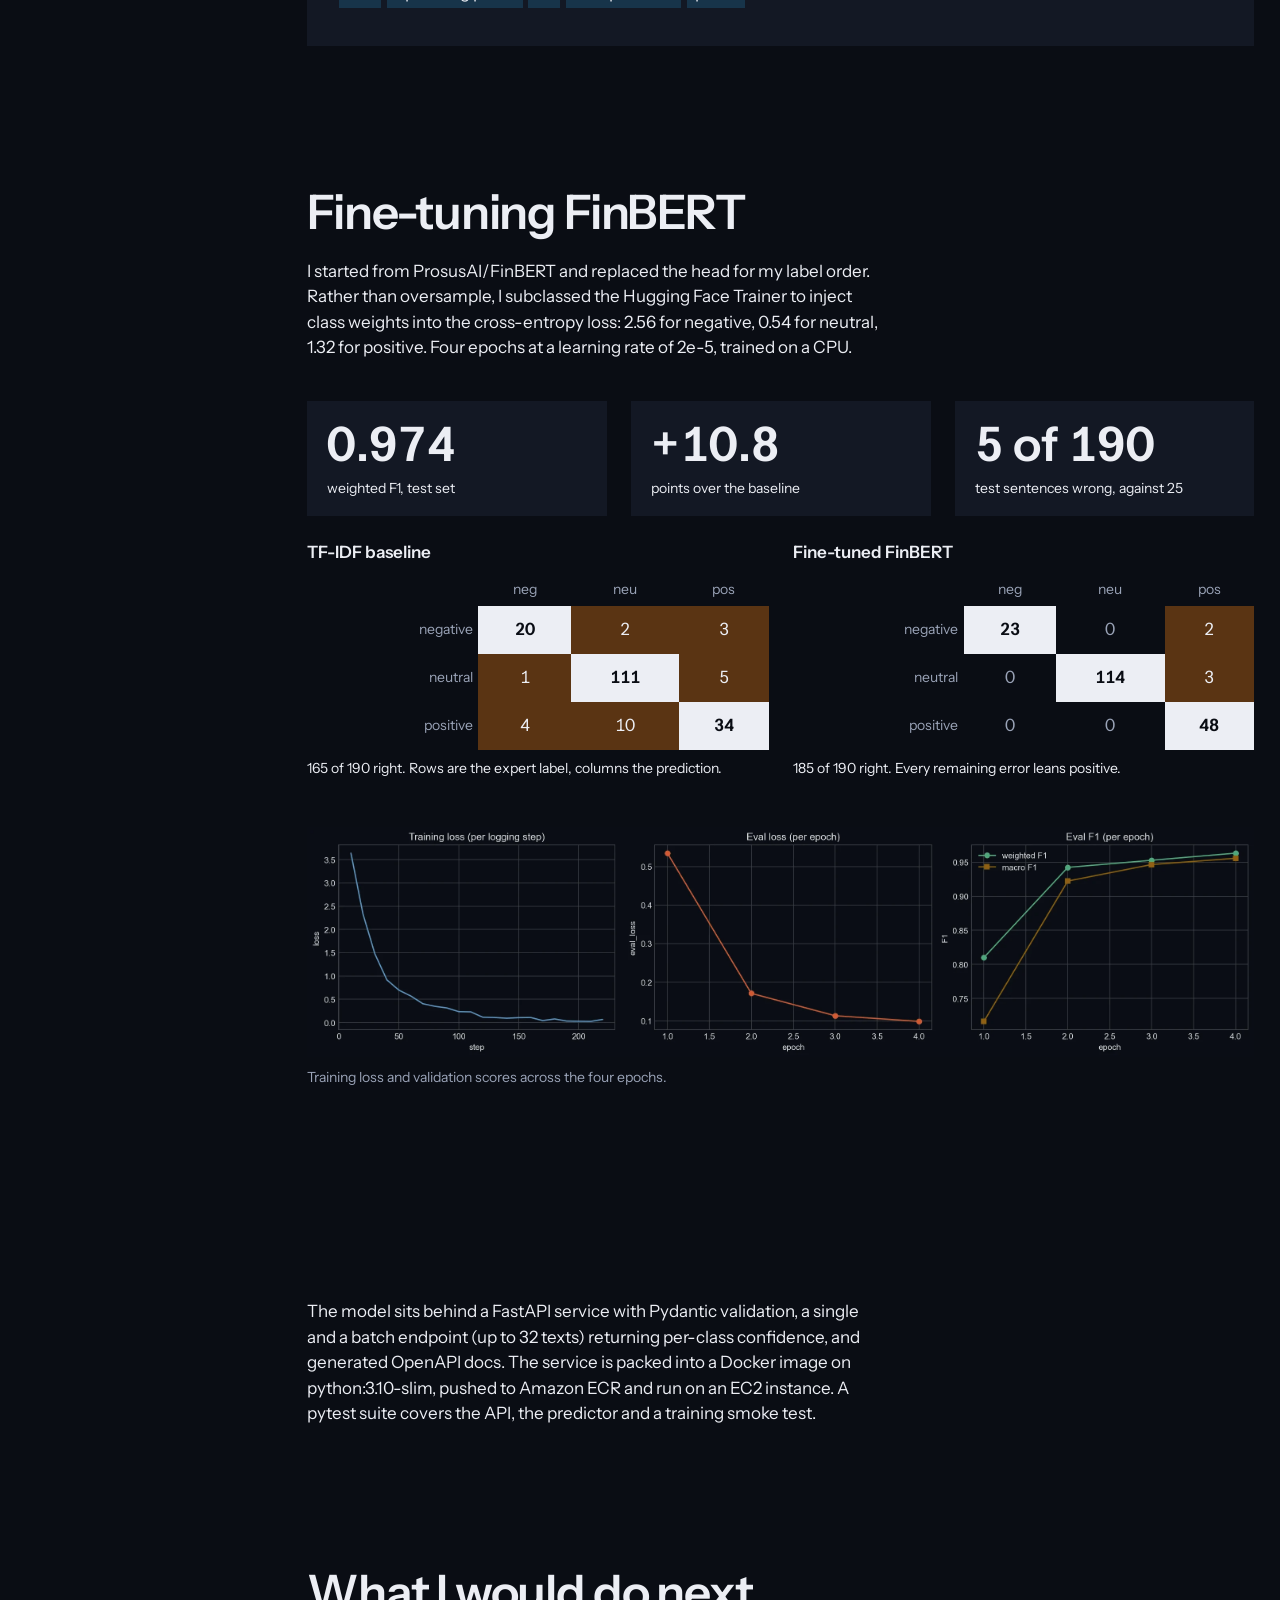
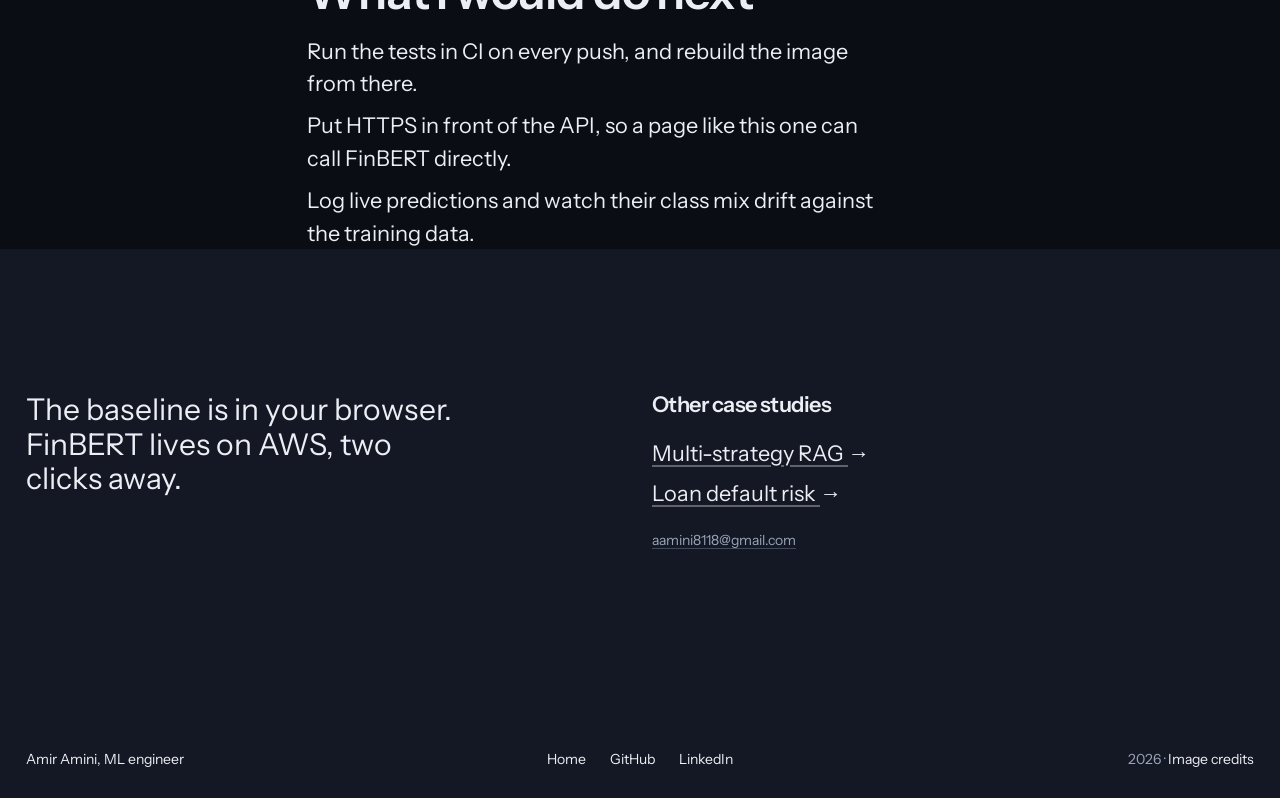
<file: work/finsentinel.html>
<!doctype html>
<html lang="en-GB">
<head>
<meta charset="utf-8">
<meta name="viewport" content="width=device-width, initial-scale=1">
<title>FinSentinel, Amir Amini</title>
<meta name="description" content="FinSentinel: a TF-IDF baseline, a fine-tuned FinBERT at weighted F1 0.974, and a FastAPI container serving it on AWS EC2. Try the baseline live in the page.">
<meta name="site-root" content="../">
<link rel="canonical" href="https://amirrezaww.github.io/work/finsentinel.html">
<meta property="og:title" content="FinSentinel, financial sentiment on AWS">
<meta property="og:description" content="Fine-tuned FinBERT, weighted F1 0.974 against a 0.866 baseline, served from a Docker container on EC2.">
<meta property="og:image" content="https://amirrezaww.github.io/img/og.jpg">
<link rel="icon" href="../img/favicon.svg" type="image/svg+xml">
<link rel="preload" href="../fonts/instrument-sans-latin-wght-normal.woff2" as="font" type="font/woff2" crossorigin>
<link rel="stylesheet" href="../css/site.css">
<script>document.documentElement.classList.add('js')</script>
</head>
<body class="case">
<a class="skip" href="#main">Skip to content</a>
<header class="rail is-light" data-rail>
  <a class="wordmark" href="../index.html">Amir Amini, ML engineer</a>
  <p class="rail-sentence">Case study: NLP, from notebook to AWS.</p>
  <button class="menu-toggle" type="button" aria-expanded="false" aria-controls="nav">Menu</button>
  <nav class="rail-nav" id="nav" aria-label="Main">
    <a href="../index.html#work">Work</a>
    <a href="../index.html#about">About</a>
    <a href="../index.html#contact">Contact</a>
    <a class="button" href="../cv/Amirreza_Amini_CV.pdf">CV <span class="sr-only">(PDF)</span></a>
  </nav>
</header>

<main id="main">
  <section class="case-hero" aria-labelledby="title">
    <div class="col">
      <h1 id="title" data-reveal>FinSentinel</h1>
      <p class="lead" data-reveal style="--i:1">Financial sentiment, from a baseline worth beating to a fine-tuned FinBERT served on AWS.</p>
      <dl class="case-facts" data-reveal style="--i:2">
        <div><dt>Model</dt><dd>FinBERT, fine-tuned</dd></div>
        <div><dt>Serving</dt><dd>FastAPI, Docker, EC2</dd></div>
        <div><dt>Links</dt><dd><a class="link" href="https://github.com/Amirrezaww/FinSentinel">GitHub</a>, <a class="link" href="http://18.132.157.150:8000/docs">API docs</a></dd></div>
      </dl>
    </div>
  </section>

  <figure class="case-figure" data-reveal>
    <div class="wide">
      <img src="../img/fig/fin-compare.webp" width="1333" height="733" alt="Grouped bars: FinBERT above the TF-IDF baseline on weighted F1, macro F1 and every class">
      <figcaption>Test set, 190 held-out sentences. Grey is the TF-IDF baseline, green the fine-tuned FinBERT.</figcaption>
    </div>
  </figure>

  <div class="case-body">
    <section class="col" aria-labelledby="hard">
      <h2 id="hard" data-reveal>Why financial text is hard</h2>
      <p data-reveal style="--i:1">&ldquo;Profit&rdquo; is good news until it is a profit warning. &ldquo;Operating profit was EUR 1.6 mn in 2005 compared to EUR 5.9 mn in 2004&rdquo; contains no negative word at all. A bag of words sees profit; an analyst sees a 73% fall.</p>
      <p data-reveal style="--i:2">The data is Financial PhraseBank, the sentences on which every annotator agreed: 1,263 after removing duplicates, 62% of them neutral.</p>
      <figure class="col-figure" data-reveal>
        <img src="../img/fig/fin-classes.webp" width="1568" height="617" alt="Bar and pie charts of the class balance: mostly neutral, then positive, then negative" loading="lazy">
        <figcaption>Class balance, from the EDA notebook.</figcaption>
      </figure>
    </section>

    <section class="col" aria-labelledby="base">
      <h2 id="base" data-reveal>A baseline first</h2>
      <p data-reveal style="--i:1">TF-IDF over words and word pairs into a class-balanced logistic regression, with C tuned on the validation set. It scored a weighted F1 of 0.866 on the test set: respectable, and a fair bar for a transformer to clear.</p>
    </section>
    <figure class="wide" data-reveal>
      <img src="../img/fig/fin-terms.webp" width="2385" height="921" alt="Three bar charts of the most distinctive TF-IDF terms for negative, neutral and positive sentences" loading="lazy">
      <figcaption class="small muted" style="margin-top:.6rem">The terms the baseline leans on most, per class. Sensible words, and no sense of what they modify.</figcaption>
    </figure>

    <section aria-labelledby="try">
      <div class="col">
        <h2 id="try" data-reveal>Try to fool the baseline</h2>
        <p data-reveal style="--i:1">This is the real baseline, exported from the saved scikit-learn pipeline and matching it to six decimal places. The examples are test sentences it gets wrong.</p>
      </div>
      <div class="wide panel tryit" data-ui data-reveal data-baseline>
        <h3><label for="sentence">A sentence of financial news</label></h3>
        <textarea id="sentence" spellcheck="false">Operating profit was EUR 1.6 mn in 2005 compared to EUR 5.9 mn in 2004 .</textarea>
        <div class="chips" aria-label="Example sentences">
          <button type="button" data-label="negative">Operating profit was EUR 1.6 mn in 2005 compared to EUR 5.9 mn in 2004 .</button>
          <button type="button" data-label="positive">Kesko 's car import and retailing business , VV-Auto , saw sales grow by 17.1 pct .</button>
          <button type="button" data-label="neutral">The increase range will vary up to 10 % .</button>
          <button type="button" data-label="positive">However , net sales in 2010 are seen to have grown to EUR598 .3 m from EUR582 .3 m in 2009 .</button>
          <button type="button" data-label="">Operating profit rose 12% year-on-year, beating analyst consensus.</button>
        </div>
        <div class="bars" aria-live="polite"></div>
        <p class="drivers"></p>
        <noscript><p>The live baseline needs JavaScript.</p></noscript>
      </div>
    </section>

    <section aria-labelledby="ft">
      <div class="col">
        <h2 id="ft" data-reveal>Fine-tuning FinBERT</h2>
        <p data-reveal style="--i:1">I started from ProsusAI/FinBERT and replaced the head for my label order. Rather than oversample, I subclassed the Hugging Face Trainer to inject class weights into the cross-entropy loss: 2.56 for negative, 0.54 for neutral, 1.32 for positive. Four epochs at a learning rate of 2e-5, trained on a CPU.</p>
      </div>
      <div class="wide">
        <div class="numbers">
          <div data-reveal><b>0.974</b><span>weighted F1, test set</span></div>
          <div data-reveal style="--i:1"><b>+10.8</b><span>points over the baseline</span></div>
          <div data-reveal style="--i:2"><b>5 of 190</b><span>test sentences wrong, against 25</span></div>
        </div>
        <div class="cms" data-reveal>
          <div class="cm">
            <table>
              <caption>TF-IDF baseline</caption>
              <thead><tr><th></th><th scope="col">neg</th><th scope="col">neu</th><th scope="col">pos</th></tr></thead>
              <tbody>
                <tr><th scope="row">negative</th><td class="hit">20</td><td class="miss">2</td><td class="miss">3</td></tr>
                <tr><th scope="row">neutral</th><td class="miss">1</td><td class="hit">111</td><td class="miss">5</td></tr>
                <tr><th scope="row">positive</th><td class="miss">4</td><td class="miss">10</td><td class="hit">34</td></tr>
              </tbody>
            </table>
            <p class="total">165 of 190 right. Rows are the expert label, columns the prediction.</p>
          </div>
          <div class="cm">
            <table>
              <caption>Fine-tuned FinBERT</caption>
              <thead><tr><th></th><th scope="col">neg</th><th scope="col">neu</th><th scope="col">pos</th></tr></thead>
              <tbody>
                <tr><th scope="row">negative</th><td class="hit">23</td><td class="zero">0</td><td class="miss">2</td></tr>
                <tr><th scope="row">neutral</th><td class="zero">0</td><td class="hit">114</td><td class="miss">3</td></tr>
                <tr><th scope="row">positive</th><td class="zero">0</td><td class="zero">0</td><td class="hit">48</td></tr>
              </tbody>
            </table>
            <p class="total">185 of 190 right. Every remaining error leans positive.</p>
          </div>
        </div>
        <figure style="margin-top:3rem" data-reveal>
          <img src="../img/fig/fin-curves.webp" width="2383" height="580" alt="Training curves: loss falling and validation F1 rising over four epochs" loading="lazy">
          <figcaption class="small muted" style="margin-top:.6rem">Training loss and validation scores across the four epochs.</figcaption>
        </figure>
      </div>
    </section>

    <section class="col" aria-labelledby="ship">
      <h2 id="ship" data-reveal>Shipping it</h2>
      <p data-reveal style="--i:1">The model sits behind a FastAPI service with Pydantic validation, a single and a batch endpoint (up to 32 texts) returning per-class confidence, and generated OpenAPI docs. The service is packed into a Docker image on python:3.10-slim, pushed to Amazon ECR and run on an EC2 instance. A pytest suite covers the API, the predictor and a training smoke test.</p>
    </section>
  </div>

  <section class="case-next" aria-labelledby="next">
    <div class="col">
      <h2 id="next" data-reveal>What I would do next</h2>
      <ul class="plain">
        <li data-reveal>Run the tests in CI on every push, and rebuild the image from there.</li>
        <li data-reveal style="--i:1">Put HTTPS in front of the API, so a page like this one can call FinBERT directly.</li>
        <li data-reveal style="--i:2">Log live predictions and watch their class mix drift against the training data.</li>
      </ul>
    </div>
  </section>
</main>

<div class="closing">
  <section class="contact" aria-labelledby="contact-title">
    <p class="statement">The baseline is in your browser. FinBERT lives on AWS, two clicks away.</p>
    <div class="reach" style="grid-column: 7 / -1">
      <h2 id="contact-title">Other case studies</h2>
      <ul class="reach-links">
        <li><a class="link" href="rag.html">Multi-strategy RAG <span class="arrow" aria-hidden="true">&rarr;</span></a></li>
        <li><a class="link" href="loan-default.html">Loan default risk <span class="arrow" aria-hidden="true">&rarr;</span></a></li>
      </ul>
      <p class="where"><a class="link" href="mailto:aamini8118@gmail.com">aamini8118@gmail.com</a></p>
    </div>
  </section>
  <footer class="footer">
    <span>Amir Amini, ML engineer</span>
    <nav aria-label="Footer"><a href="../index.html">Home</a><a href="https://github.com/Amirrezaww">GitHub</a><a href="https://www.linkedin.com/in/amirreza-amini8118/">LinkedIn</a></nav>
    <span class="end">2026 &middot; <a href="../credits.html">Image credits</a></span>
  </footer>
</div>
<script type="module" src="../js/site.js"></script>
<script type="module" src="../js/baseline-demo.js"></script>
</body>
</html>
</file>
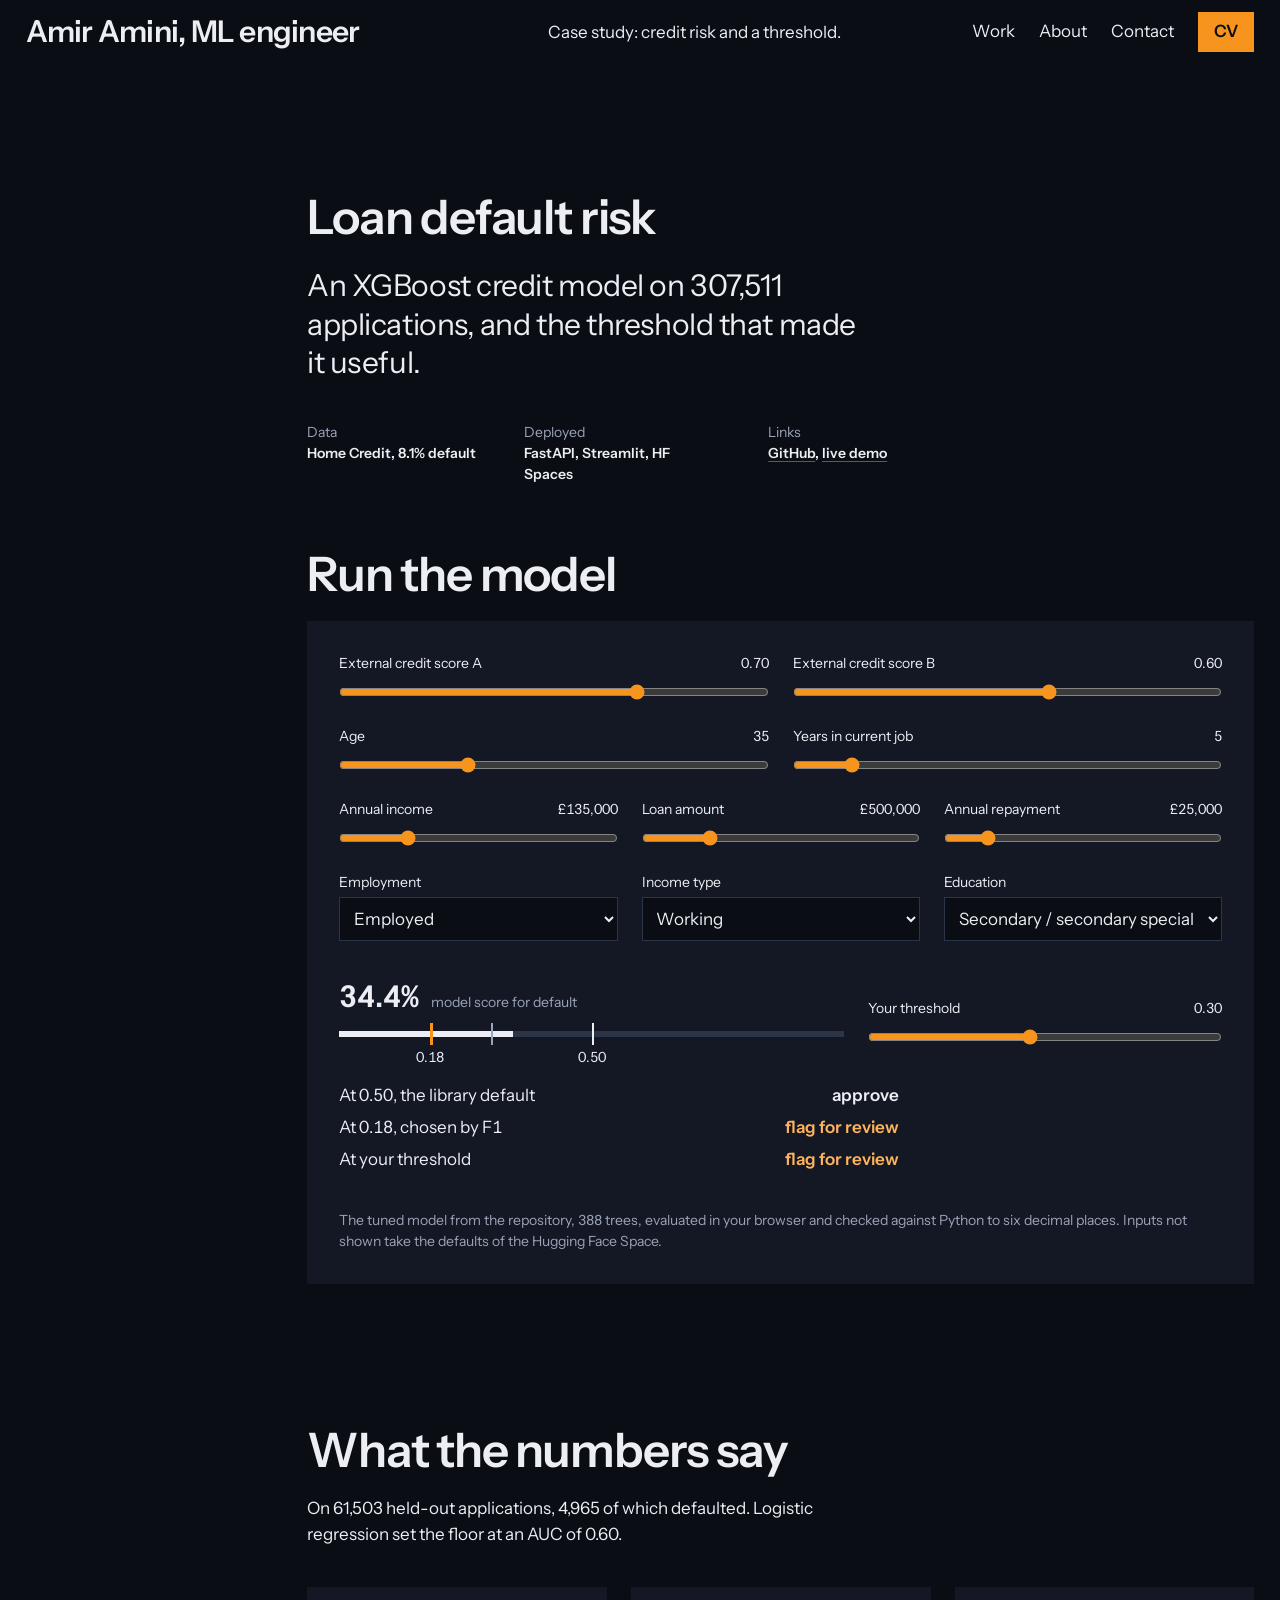
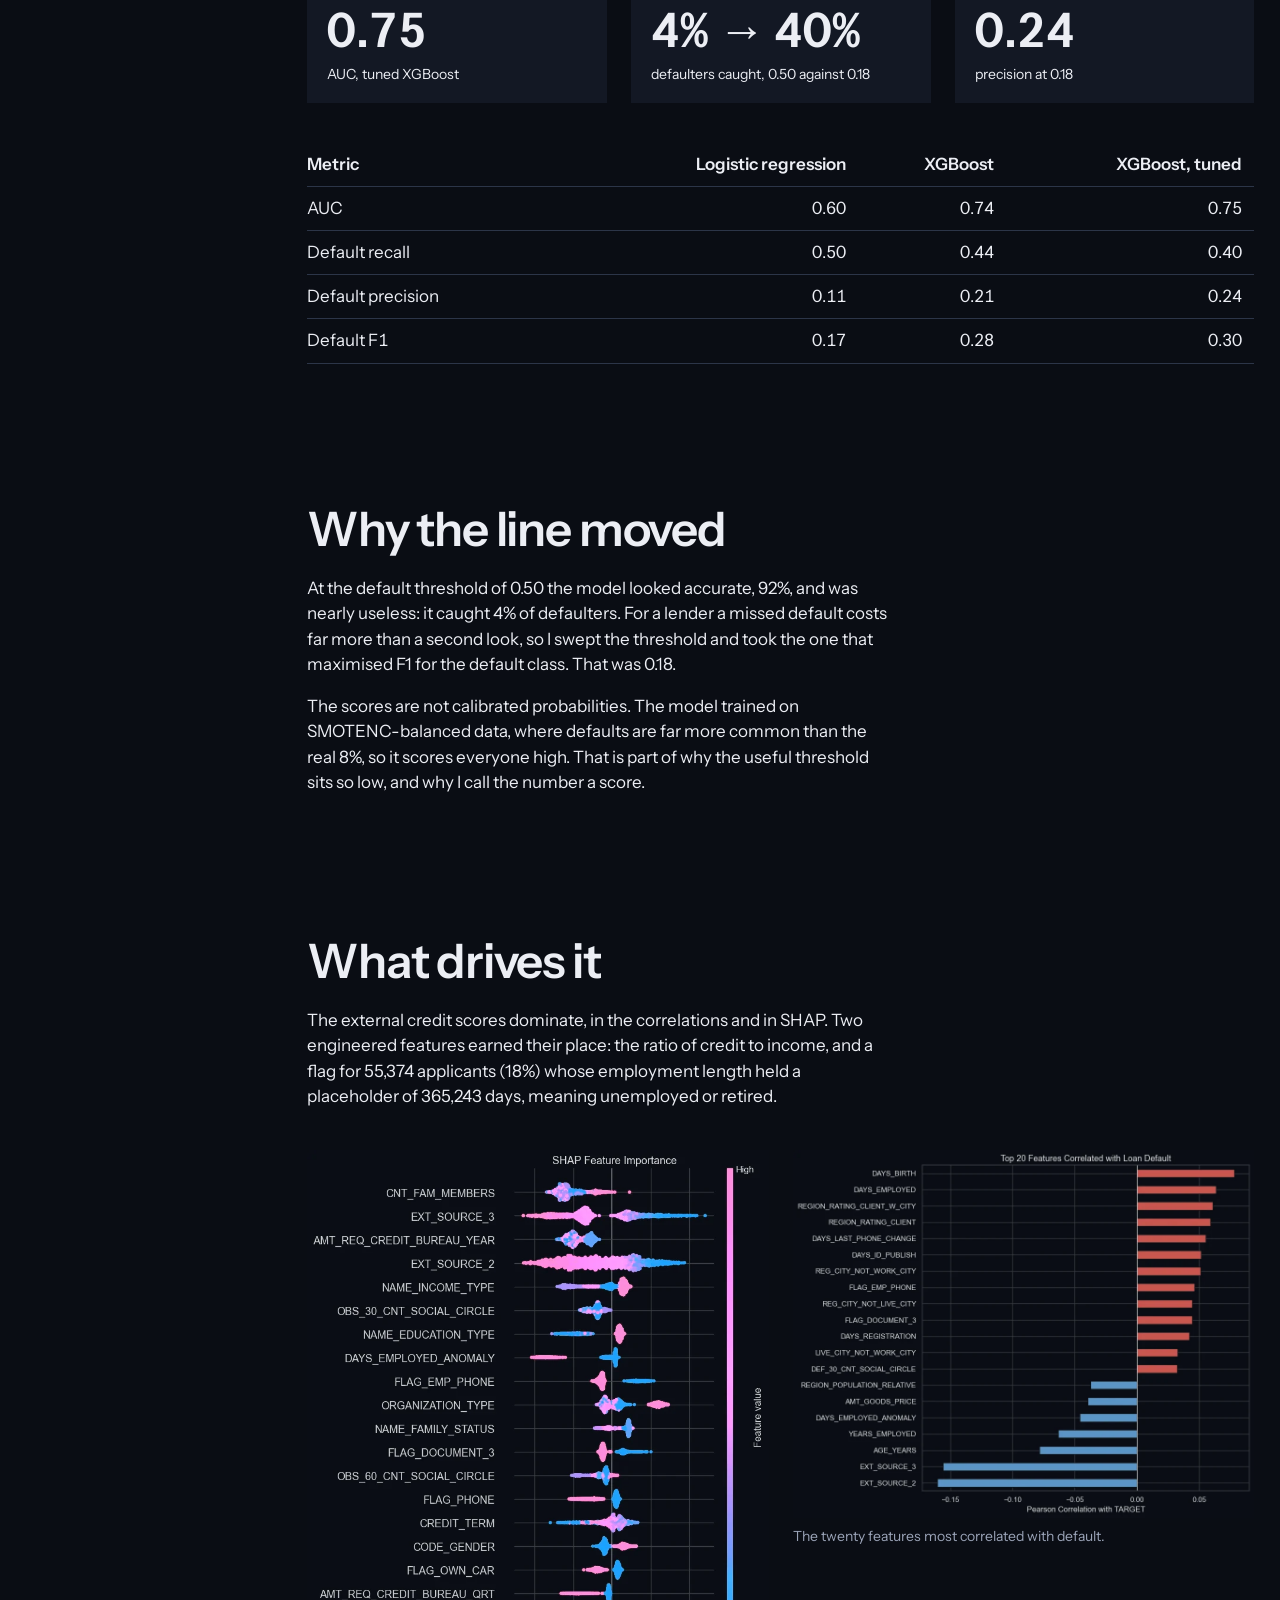
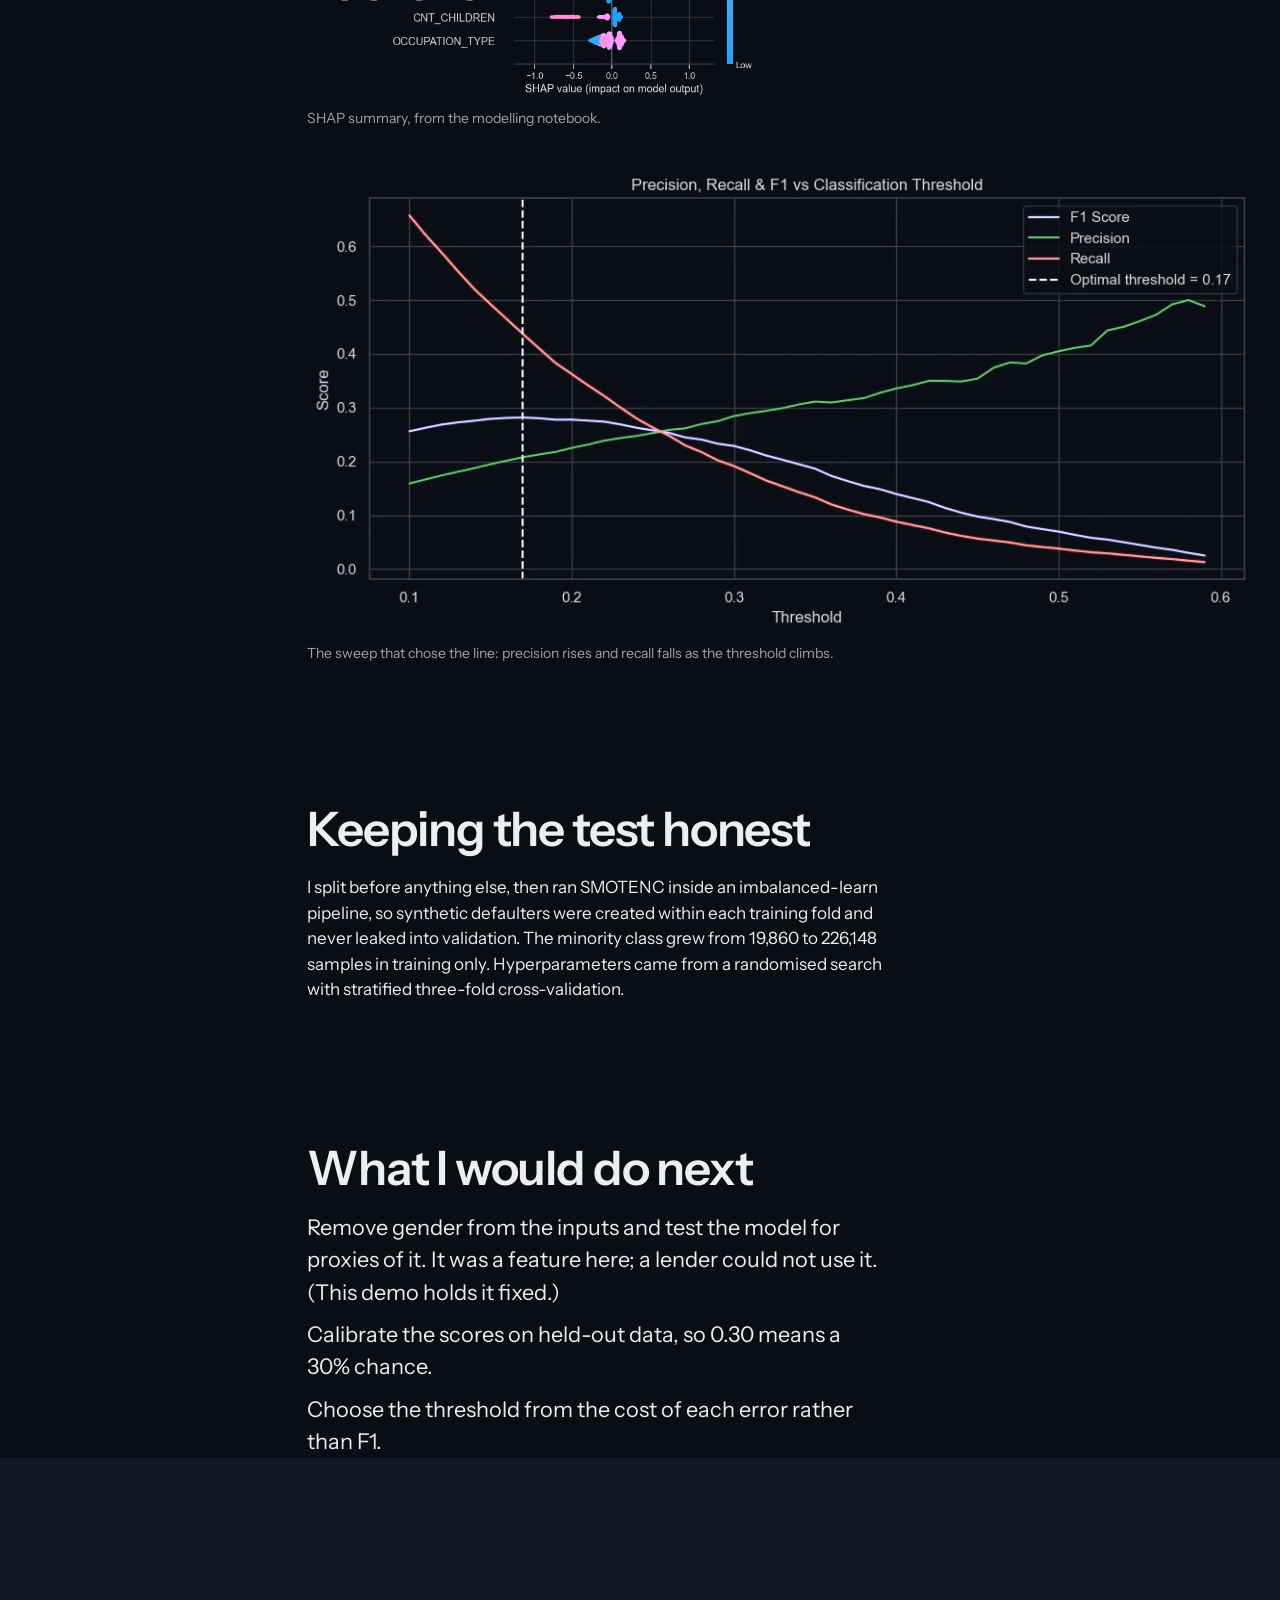
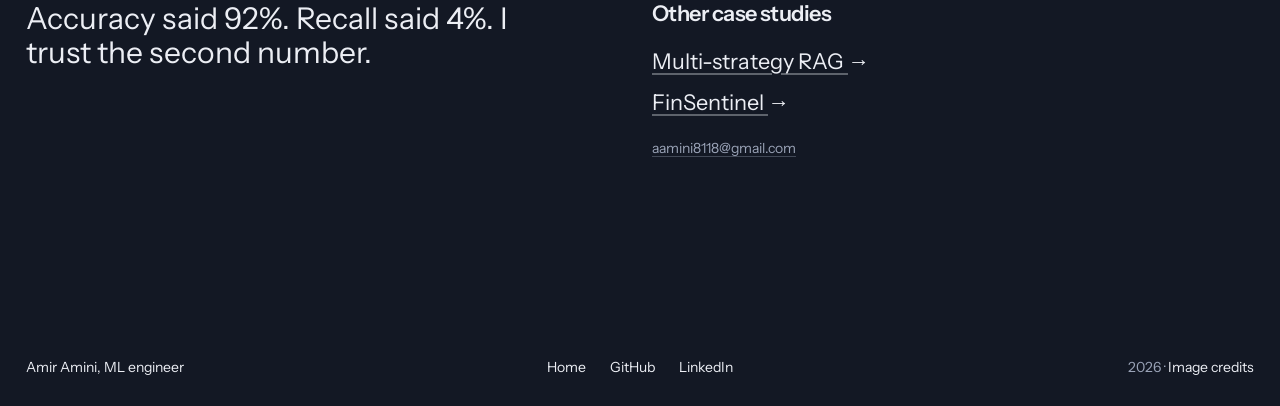
<file: work/loan-default.html>
<!doctype html>
<html lang="en-GB">
<head>
<meta charset="utf-8">
<meta name="viewport" content="width=device-width, initial-scale=1">
<title>Loan default risk, Amir Amini</title>
<meta name="description" content="An XGBoost credit model on 307,511 real loan applications, SMOTENC inside a leak-free pipeline, SHAP, and a threshold moved from 0.50 to 0.18. The tuned model runs live in the page.">
<meta name="site-root" content="../">
<link rel="canonical" href="https://amirrezaww.github.io/work/loan-default.html">
<meta property="og:title" content="Loan default risk: moving the line">
<meta property="og:description" content="Default recall from 4% to 40% by choosing the threshold on purpose. Run the 388-tree model in your browser.">
<meta property="og:image" content="https://amirrezaww.github.io/img/og.jpg">
<link rel="icon" href="../img/favicon.svg" type="image/svg+xml">
<link rel="preload" href="../fonts/instrument-sans-latin-wght-normal.woff2" as="font" type="font/woff2" crossorigin>
<link rel="stylesheet" href="../css/site.css">
<script>document.documentElement.classList.add('js')</script>
</head>
<body class="case">
<a class="skip" href="#main">Skip to content</a>
<header class="rail is-light" data-rail>
  <a class="wordmark" href="../index.html">Amir Amini, ML engineer</a>
  <p class="rail-sentence">Case study: credit risk and a threshold.</p>
  <button class="menu-toggle" type="button" aria-expanded="false" aria-controls="nav">Menu</button>
  <nav class="rail-nav" id="nav" aria-label="Main">
    <a href="../index.html#work">Work</a>
    <a href="../index.html#about">About</a>
    <a href="../index.html#contact">Contact</a>
    <a class="button" href="../cv/Amirreza_Amini_CV.pdf">CV <span class="sr-only">(PDF)</span></a>
  </nav>
</header>

<main id="main">
  <section class="case-hero" aria-labelledby="title">
    <div class="col">
      <h1 id="title" data-reveal>Loan default risk</h1>
      <p class="lead" data-reveal style="--i:1">An XGBoost credit model on 307,511 applications, and the threshold that made it useful.</p>
      <dl class="case-facts" data-reveal style="--i:2">
        <div><dt>Data</dt><dd>Home Credit, 8.1% default</dd></div>
        <div><dt>Deployed</dt><dd>FastAPI, Streamlit, HF Spaces</dd></div>
        <div><dt>Links</dt><dd><a class="link" href="https://github.com/Amirrezaww/Loan_default_risk_predictor">GitHub</a>, <a class="link" href="https://huggingface.co/spaces/amirrezaww/loan-default-risk-predictor">live demo</a></dd></div>
      </dl>
    </div>
  </section>

  <section class="case-figure" aria-labelledby="run">
    <div class="wide">
      <h2 id="run" class="head" data-reveal style="margin-bottom:1.25rem">Run the model</h2>
      <div class="panel" data-ui data-reveal>
        <form class="scorer" data-scorer="full" data-state="loading" onsubmit="return false" style="padding:0">
          <div class="grid" style="row-gap:1.25rem">
            <div class="control" style="grid-column:span 6"><label for="f-ext2">External credit score A</label><output data-out="ext2">0.70</output><input id="f-ext2" type="range" min="0" max="1" step="0.01" value="0.7" data-field="ext2"></div>
            <div class="control" style="grid-column:span 6"><label for="f-ext3">External credit score B</label><output data-out="ext3">0.60</output><input id="f-ext3" type="range" min="0" max="1" step="0.01" value="0.6" data-field="ext3"></div>
            <div class="control" style="grid-column:span 6"><label for="f-age">Age</label><output data-out="age">35</output><input id="f-age" type="range" min="21" max="69" step="1" value="35" data-field="age"></div>
            <div class="control" style="grid-column:span 6"><label for="f-emp">Years in current job</label><output data-out="emp">5</output><input id="f-emp" type="range" min="0" max="40" step="1" value="5" data-field="emp"></div>
            <div class="control" style="grid-column:span 4"><label for="f-income">Annual income</label><output data-out="income">&pound;135,000</output><input id="f-income" type="range" min="25000" max="500000" step="5000" value="135000" data-field="income" data-format="money"></div>
            <div class="control" style="grid-column:span 4"><label for="f-credit">Loan amount</label><output data-out="credit">&pound;500,000</output><input id="f-credit" type="range" min="50000" max="2000000" step="10000" value="500000" data-field="credit" data-format="money"></div>
            <div class="control" style="grid-column:span 4"><label for="f-annuity">Annual repayment</label><output data-out="annuity">&pound;25,000</output><input id="f-annuity" type="range" min="5000" max="150000" step="1000" value="25000" data-field="annuity" data-format="money"></div>
            <div class="control" style="grid-column:span 4"><label for="f-employed">Employment</label><select id="f-employed" data-field="employed"><option value="yes">Employed</option><option value="no">Not employed or retired</option></select></div>
            <div class="control" style="grid-column:span 4"><label for="f-itype">Income type</label><select id="f-itype" data-field="incomeType"><option>Working</option><option>Commercial associate</option><option>State servant</option></select></div>
            <div class="control" style="grid-column:span 4"><label for="f-edu">Education</label><select id="f-edu" data-field="education"><option>Secondary / secondary special</option><option>Higher education</option><option>Incomplete higher</option><option>Lower secondary</option><option>Academic degree</option></select></div>
          </div>
          <div class="grid" style="margin-top:1.5rem;row-gap:1.25rem;align-items:end">
            <div style="grid-column:span 7">
              <div class="score-readout"><span class="p" data-out="prob">&hellip;</span><span class="p-label">model score for default</span></div>
              <div class="meter" aria-hidden="true">
                <div class="track"></div><div class="fill" data-out="fill"></div>
                <div class="tick accent" style="left:18%"></div><div class="tick-label" style="left:18%">0.18</div>
                <div class="tick" style="left:50%"></div><div class="tick-label" style="left:50%">0.50</div>
                <div class="tick" data-tick="user" style="left:30%;background:var(--muted)"></div>
              </div>
            </div>
            <div class="control" style="grid-column:span 5"><label for="f-thr">Your threshold</label><output data-out="tlabel">0.30</output><input id="f-thr" type="range" min="0.05" max="0.6" step="0.01" value="0.3" data-field="thr"></div>
          </div>
          <div class="decisions" aria-live="polite" style="max-width:560px">
            <div><span>At 0.50, the library default</span><span class="verdict" data-out="d50">&hellip;</span></div>
            <div><span>At 0.18, chosen by F1</span><span class="verdict" data-out="d18">&hellip;</span></div>
            <div><span>At your threshold</span><span class="verdict" data-out="dt">&hellip;</span></div>
          </div>
          <p class="foot" style="margin-top:1.25rem">The tuned model from the repository, 388 trees, evaluated in your browser and checked against Python to six decimal places. Inputs not shown take the defaults of the Hugging Face Space.</p>
        </form>
      </div>
    </div>
  </section>

  <div class="case-body">
    <section aria-labelledby="nums">
      <div class="col">
        <h2 id="nums" data-reveal>What the numbers say</h2>
        <p data-reveal style="--i:1">On 61,503 held-out applications, 4,965 of which defaulted. Logistic regression set the floor at an AUC of 0.60.</p>
      </div>
      <div class="wide">
        <div class="numbers">
          <div data-reveal><b>0.75</b><span>AUC, tuned XGBoost</span></div>
          <div data-reveal style="--i:1"><b>4% &rarr; 40%</b><span>defaulters caught, 0.50 against 0.18</span></div>
          <div data-reveal style="--i:2"><b>0.24</b><span>precision at 0.18</span></div>
        </div>
        <table class="table" style="margin-top:2.5rem" data-reveal>
          <caption class="sr-only">Model comparison on the test set</caption>
          <thead><tr><th scope="col">Metric</th><th scope="col" class="r">Logistic regression</th><th scope="col" class="r">XGBoost</th><th scope="col" class="r">XGBoost, tuned</th></tr></thead>
          <tbody>
            <tr><td>AUC</td><td class="r">0.60</td><td class="r">0.74</td><td class="r">0.75</td></tr>
            <tr><td>Default recall</td><td class="r">0.50</td><td class="r">0.44</td><td class="r">0.40</td></tr>
            <tr><td>Default precision</td><td class="r">0.11</td><td class="r">0.21</td><td class="r">0.24</td></tr>
            <tr><td>Default F1</td><td class="r">0.17</td><td class="r">0.28</td><td class="r">0.30</td></tr>
          </tbody>
        </table>
      </div>
    </section>

    <section class="col" aria-labelledby="line">
      <h2 id="line" data-reveal>Why the line moved</h2>
      <p data-reveal style="--i:1">At the default threshold of 0.50 the model looked accurate, 92%, and was nearly useless: it caught 4% of defaulters. For a lender a missed default costs far more than a second look, so I swept the threshold and took the one that maximised F1 for the default class. That was 0.18.</p>
      <p data-reveal style="--i:2">The scores are not calibrated probabilities. The model trained on SMOTENC-balanced data, where defaults are far more common than the real 8%, so it scores everyone high. That is part of why the useful threshold sits so low, and why I call the number a score.</p>
    </section>

    <section aria-labelledby="lit">
      <div class="col">
        <h2 id="lit" data-reveal>What drives it</h2>
        <p data-reveal style="--i:1">The external credit scores dominate, in the correlations and in SHAP. Two engineered features earned their place: the ratio of credit to income, and a flag for 55,374 applicants (18%) whose employment length held a placeholder of 365,243 days, meaning unemployed or retired.</p>
      </div>
      <div class="wide">
        <div class="cms" data-reveal>
          <figure><img src="../img/fig/loan-shap.webp" width="782" height="933" alt="SHAP summary plot of feature effects" loading="lazy"><figcaption class="small muted" style="margin-top:.5rem">SHAP summary, from the modelling notebook.</figcaption></figure>
          <figure><img src="../img/fig/loan-correlations.webp" width="984" height="784" alt="Bars of the twenty features most correlated with default" loading="lazy"><figcaption class="small muted" style="margin-top:.5rem">The twenty features most correlated with default.</figcaption></figure>
        </div>
        <figure style="margin-top:2.5rem" data-reveal>
          <img src="../img/fig/loan-threshold.webp" width="984" height="484" alt="Precision, recall and F1 against the threshold, with the chosen threshold marked" loading="lazy">
          <figcaption class="small muted" style="margin-top:.5rem">The sweep that chose the line: precision rises and recall falls as the threshold climbs.</figcaption>
        </figure>
      </div>
    </section>

    <section class="col" aria-labelledby="leak">
      <h2 id="leak" data-reveal>Keeping the test honest</h2>
      <p data-reveal style="--i:1">I split before anything else, then ran SMOTENC inside an imbalanced-learn pipeline, so synthetic defaulters were created within each training fold and never leaked into validation. The minority class grew from 19,860 to 226,148 samples in training only. Hyperparameters came from a randomised search with stratified three-fold cross-validation.</p>
    </section>
  </div>

  <section class="case-next" aria-labelledby="next">
    <div class="col">
      <h2 id="next" data-reveal>What I would do next</h2>
      <ul class="plain">
        <li data-reveal>Remove gender from the inputs and test the model for proxies of it. It was a feature here; a lender could not use it. (This demo holds it fixed.)</li>
        <li data-reveal style="--i:1">Calibrate the scores on held-out data, so 0.30 means a 30% chance.</li>
        <li data-reveal style="--i:2">Choose the threshold from the cost of each error rather than F1.</li>
      </ul>
    </div>
  </section>
</main>

<div class="closing">
  <section class="contact" aria-labelledby="contact-title">
    <p class="statement">Accuracy said 92%. Recall said 4%. I trust the second number.</p>
    <div class="reach" style="grid-column: 7 / -1">
      <h2 id="contact-title">Other case studies</h2>
      <ul class="reach-links">
        <li><a class="link" href="rag.html">Multi-strategy RAG <span class="arrow" aria-hidden="true">&rarr;</span></a></li>
        <li><a class="link" href="finsentinel.html">FinSentinel <span class="arrow" aria-hidden="true">&rarr;</span></a></li>
      </ul>
      <p class="where"><a class="link" href="mailto:aamini8118@gmail.com">aamini8118@gmail.com</a></p>
    </div>
  </section>
  <footer class="footer">
    <span>Amir Amini, ML engineer</span>
    <nav aria-label="Footer"><a href="../index.html">Home</a><a href="https://github.com/Amirrezaww">GitHub</a><a href="https://www.linkedin.com/in/amirreza-amini8118/">LinkedIn</a></nav>
    <span class="end">2026 &middot; <a href="../credits.html">Image credits</a></span>
  </footer>
</div>
<script type="module" src="../js/site.js"></script>
</body>
</html>
</file>
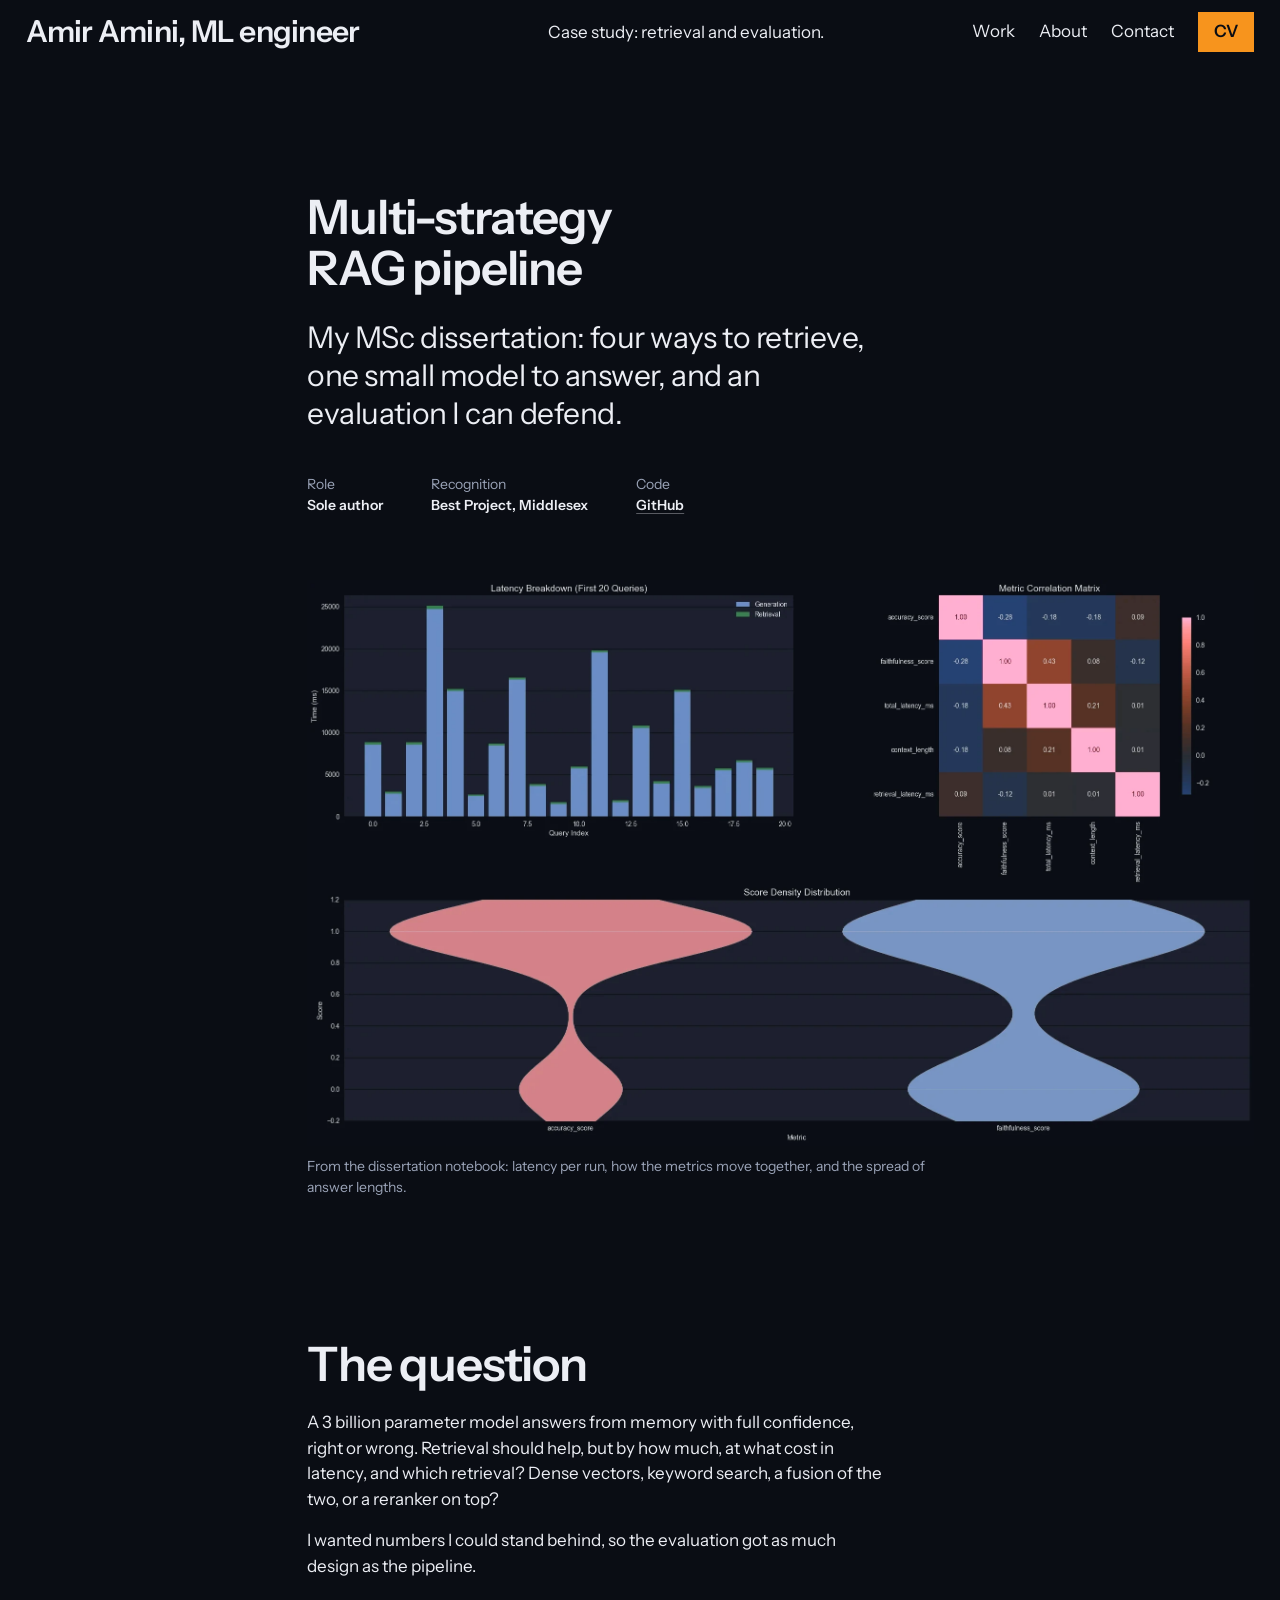
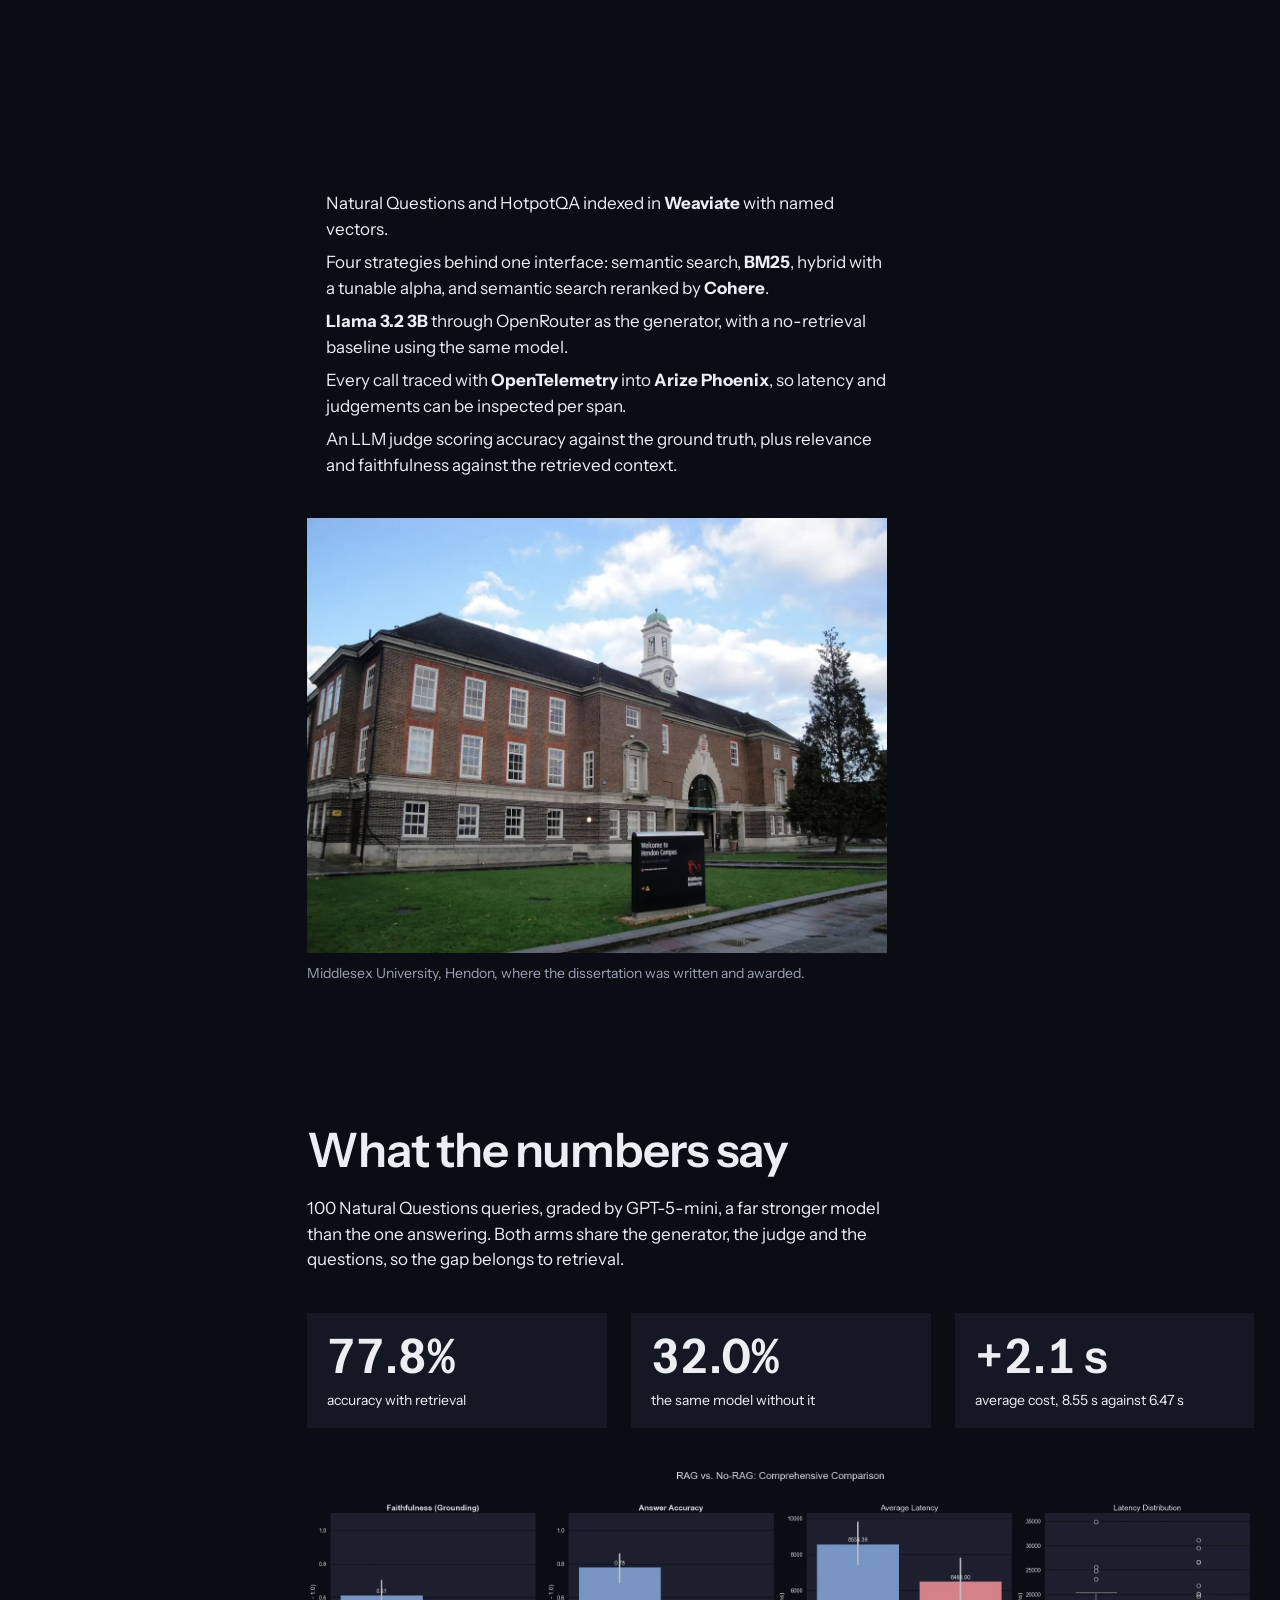
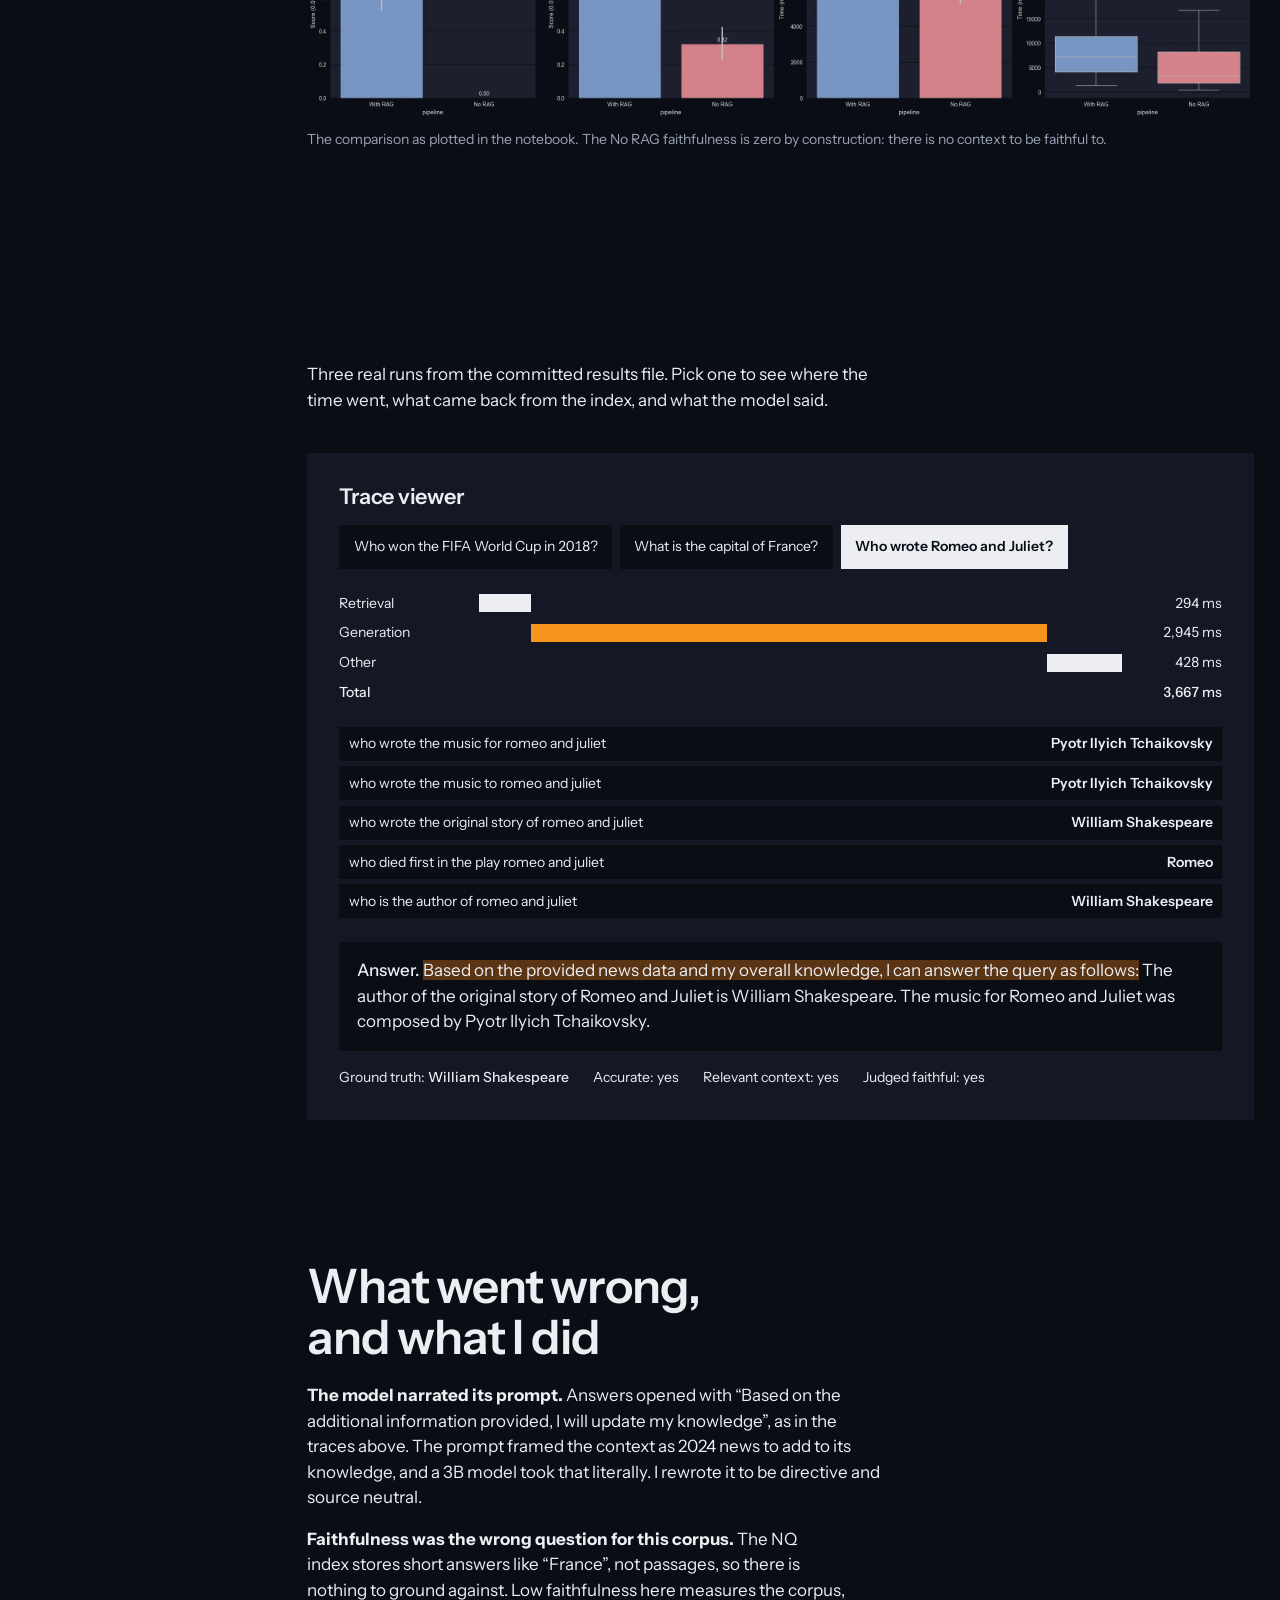
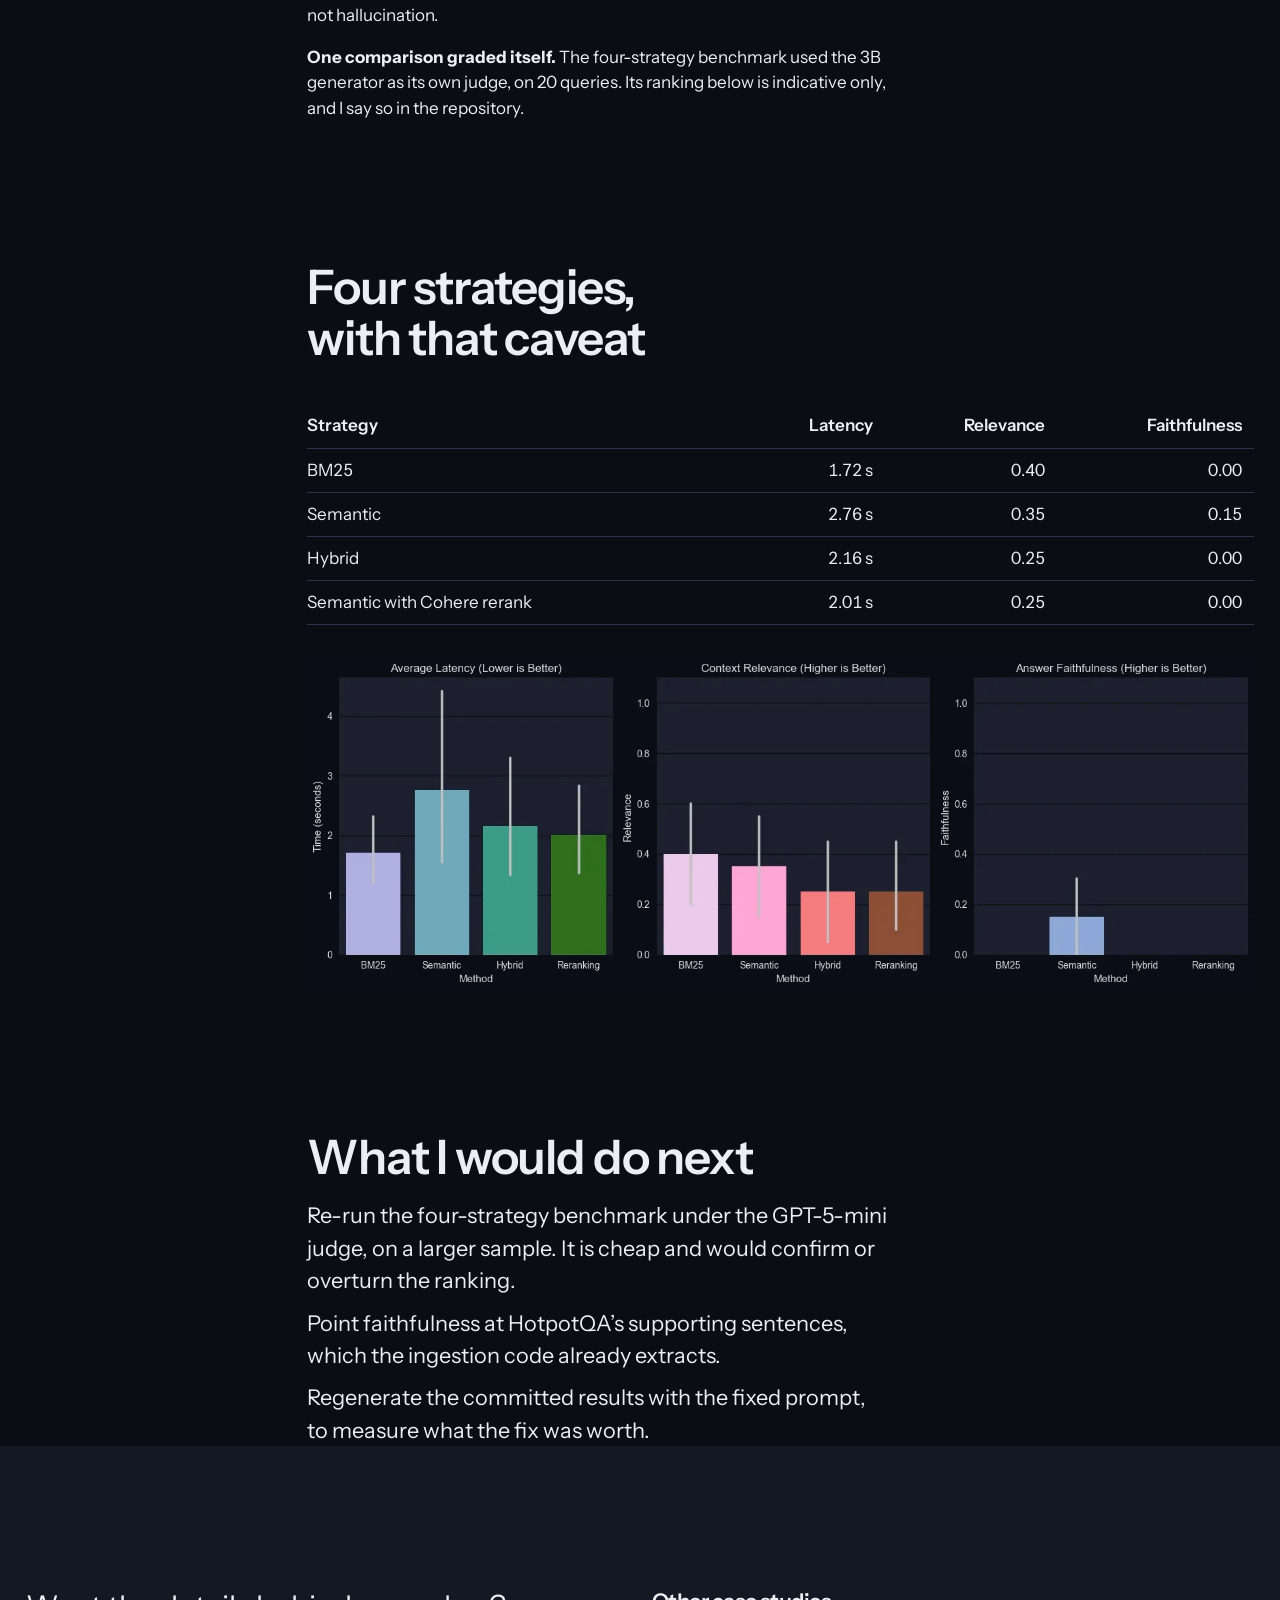
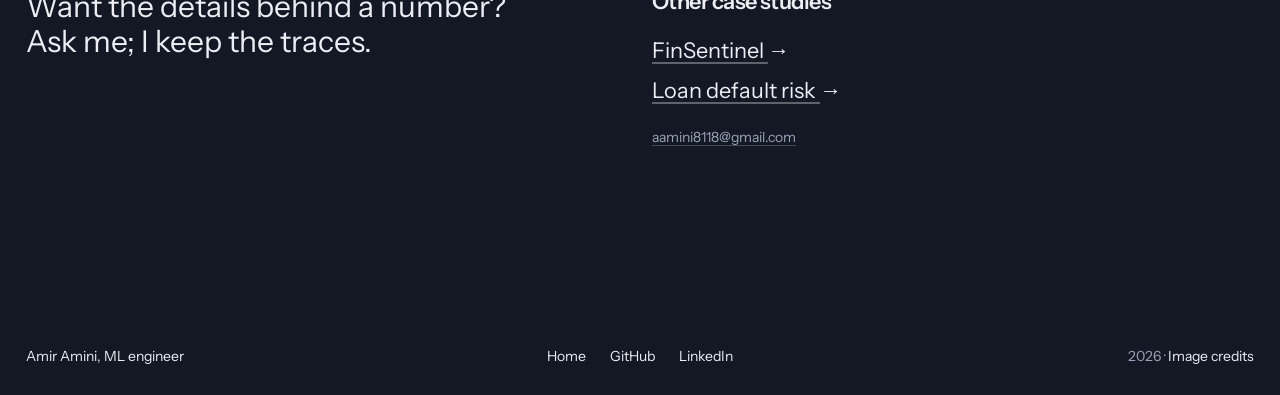
<file: work/rag.html>
<!doctype html>
<html lang="en-GB">
<head>
<meta charset="utf-8">
<meta name="viewport" content="width=device-width, initial-scale=1">
<title>Multi-strategy RAG pipeline, Amir Amini</title>
<meta name="description" content="Amir Amini's MSc dissertation: four retrieval strategies over Weaviate, Llama 3.2 3B, Arize Phoenix tracing, and an LLM-as-judge evaluation. Retrieval lifted accuracy from 32.0% to 77.8%.">
<meta name="site-root" content="../">
<link rel="canonical" href="https://amirrezaww.github.io/work/rag.html">
<meta property="og:title" content="Multi-strategy RAG pipeline">
<meta property="og:description" content="Retrieval lifted answer accuracy from 32.0% to 77.8%, measured by an independent judge.">
<meta property="og:image" content="https://amirrezaww.github.io/img/og.jpg">
<link rel="icon" href="../img/favicon.svg" type="image/svg+xml">
<link rel="preload" href="../fonts/instrument-sans-latin-wght-normal.woff2" as="font" type="font/woff2" crossorigin>
<link rel="stylesheet" href="../css/site.css">
<script>document.documentElement.classList.add('js')</script>
</head>
<body class="case">
<a class="skip" href="#main">Skip to content</a>
<header class="rail is-light" data-rail>
  <a class="wordmark" href="../index.html">Amir Amini, ML engineer</a>
  <p class="rail-sentence">Case study: retrieval and evaluation.</p>
  <button class="menu-toggle" type="button" aria-expanded="false" aria-controls="nav">Menu</button>
  <nav class="rail-nav" id="nav" aria-label="Main">
    <a href="../index.html#work">Work</a>
    <a href="../index.html#about">About</a>
    <a href="../index.html#contact">Contact</a>
    <a class="button" href="../cv/Amirreza_Amini_CV.pdf">CV <span class="sr-only">(PDF)</span></a>
  </nav>
</header>

<main id="main">
  <section class="case-hero" aria-labelledby="title">
    <div class="col">
      <h1 id="title" data-reveal>Multi-strategy RAG pipeline</h1>
      <p class="lead" data-reveal style="--i:1">My MSc dissertation: four ways to retrieve, one small model to answer, and an evaluation I can defend.</p>
      <dl class="case-facts" data-reveal style="--i:2">
        <div><dt>Role</dt><dd>Sole author</dd></div>
        <div><dt>Recognition</dt><dd>Best Project, Middlesex</dd></div>
        <div><dt>Code</dt><dd><a class="link" href="https://github.com/Amirrezaww/RAG_Project">GitHub</a></dd></div>
      </dl>
    </div>
  </section>

  <figure class="case-figure" data-reveal>
    <div class="wide">
      <img src="../img/fig/rag-latency.webp" width="1989" height="1190" alt="Notebook figure: latency of each retrieval run, correlation between metrics, and the distribution of response lengths">
      <figcaption>From the dissertation notebook: latency per run, how the metrics move together, and the spread of answer lengths.</figcaption>
    </div>
  </figure>

  <div class="case-body">
    <section class="col" aria-labelledby="q">
      <h2 id="q" data-reveal>The question</h2>
      <p data-reveal style="--i:1">A 3 billion parameter model answers from memory with full confidence, right or wrong. Retrieval should help, but by how much, at what cost in latency, and which retrieval? Dense vectors, keyword search, a fusion of the two, or a reranker on top?</p>
      <p data-reveal style="--i:2">I wanted numbers I could stand behind, so the evaluation got as much design as the pipeline.</p>
    </section>

    <section class="col" aria-labelledby="built">
      <h2 id="built" data-reveal>What I built</h2>
      <ul class="plain">
        <li data-reveal>Natural Questions and HotpotQA indexed in <b>Weaviate</b> with named vectors.</li>
        <li data-reveal style="--i:1">Four strategies behind one interface: semantic search, <b>BM25</b>, hybrid with a tunable alpha, and semantic search reranked by <b>Cohere</b>.</li>
        <li data-reveal style="--i:2"><b>Llama 3.2 3B</b> through OpenRouter as the generator, with a no-retrieval baseline using the same model.</li>
        <li data-reveal style="--i:3">Every call traced with <b>OpenTelemetry</b> into <b>Arize Phoenix</b>, so latency and judgements can be inspected per span.</li>
        <li data-reveal style="--i:4">An LLM judge scoring accuracy against the ground truth, plus relevance and faithfulness against the retrieved context.</li>
      </ul>
      <figure class="col-figure" data-reveal>
        <img src="../img/photo/hendon-1200.webp" width="1200" height="900" alt="The Burroughs building of Middlesex University's Hendon campus" loading="lazy">
        <figcaption>Middlesex University, Hendon, where the dissertation was written and awarded.</figcaption>
      </figure>
    </section>

    <section aria-labelledby="nums">
      <div class="col">
        <h2 id="nums" data-reveal>What the numbers say</h2>
        <p data-reveal style="--i:1">100 Natural Questions queries, graded by GPT-5-mini, a far stronger model than the one answering. Both arms share the generator, the judge and the questions, so the gap belongs to retrieval.</p>
      </div>
      <div class="wide">
        <div class="numbers">
          <div data-reveal><b>77.8%</b><span>accuracy with retrieval</span></div>
          <div data-reveal style="--i:1"><b>32.0%</b><span>the same model without it</span></div>
          <div data-reveal style="--i:2"><b>+2.1 s</b><span>average cost, 8.55 s against 6.47 s</span></div>
        </div>
        <figure class="col-figure" data-reveal>
          <img src="../img/fig/rag-vs-norag.webp" width="2390" height="634" alt="Notebook figure: faithfulness, accuracy, average latency and latency distribution, with and without retrieval" loading="lazy">
          <figcaption>The comparison as plotted in the notebook. The No RAG faithfulness is zero by construction: there is no context to be faithful to.</figcaption>
        </figure>
      </div>
    </section>

    <section aria-labelledby="trace">
      <div class="col">
        <h2 id="trace" data-reveal>Read a trace</h2>
        <p data-reveal style="--i:1">Three real runs from the committed results file. Pick one to see where the time went, what came back from the index, and what the model said.</p>
      </div>
      <div class="wide panel" data-ui data-reveal data-traces>
        <h3>Trace viewer</h3>
        <div class="trace-tabs" role="tablist" aria-label="Queries"></div>
        <div class="spans" aria-live="polite"></div>
        <ol class="retrieved" aria-label="Retrieved items"></ol>
        <div class="answer"></div>
        <div class="verdicts"></div>
        <noscript><p>The trace viewer needs JavaScript. The raw rows are in <a href="https://github.com/Amirrezaww/RAG_Project/blob/main/data/rag_evaluation_results.csv">rag_evaluation_results.csv</a>.</p></noscript>
      </div>
    </section>

    <section class="col" aria-labelledby="wrong">
      <h2 id="wrong" data-reveal>What went wrong, and what I did</h2>
      <p data-reveal style="--i:1"><b>The model narrated its prompt.</b> Answers opened with &ldquo;Based on the additional information provided, I will update my knowledge&rdquo;, as in the traces above. The prompt framed the context as 2024 news to add to its knowledge, and a 3B model took that literally. I rewrote it to be directive and source neutral.</p>
      <p data-reveal style="--i:2"><b>Faithfulness was the wrong question for this corpus.</b> The NQ index stores short answers like &ldquo;France&rdquo;, not passages, so there is nothing to ground against. Low faithfulness here measures the corpus, not hallucination.</p>
      <p data-reveal style="--i:3"><b>One comparison graded itself.</b> The four-strategy benchmark used the 3B generator as its own judge, on 20 queries. Its ranking below is indicative only, and I say so in the repository.</p>
    </section>

    <section aria-labelledby="strat">
      <div class="col"><h2 id="strat" data-reveal>Four strategies, with that caveat</h2></div>
      <div class="wide" data-reveal>
        <table class="table">
          <caption class="sr-only">Average latency and relevance by retrieval strategy, 20 queries, self-judged</caption>
          <thead><tr><th scope="col">Strategy</th><th scope="col" class="r">Latency</th><th scope="col" class="r">Relevance</th><th scope="col" class="r">Faithfulness</th></tr></thead>
          <tbody>
            <tr><td>BM25</td><td class="r">1.72 s</td><td class="r">0.40</td><td class="r">0.00</td></tr>
            <tr><td>Semantic</td><td class="r">2.76 s</td><td class="r">0.35</td><td class="r">0.15</td></tr>
            <tr><td>Hybrid</td><td class="r">2.16 s</td><td class="r">0.25</td><td class="r">0.00</td></tr>
            <tr><td>Semantic with Cohere rerank</td><td class="r">2.01 s</td><td class="r">0.25</td><td class="r">0.00</td></tr>
          </tbody>
        </table>
        <img style="margin-top:2rem" src="../img/fig/rag-strategies.webp" width="1389" height="490" alt="Notebook figure: bar charts of latency, relevance and faithfulness for the four strategies" loading="lazy">
      </div>
    </section>
  </div>

  <section class="case-next" aria-labelledby="next">
    <div class="col">
      <h2 id="next" data-reveal>What I would do next</h2>
      <ul class="plain">
        <li data-reveal>Re-run the four-strategy benchmark under the GPT-5-mini judge, on a larger sample. It is cheap and would confirm or overturn the ranking.</li>
        <li data-reveal style="--i:1">Point faithfulness at HotpotQA&rsquo;s supporting sentences, which the ingestion code already extracts.</li>
        <li data-reveal style="--i:2">Regenerate the committed results with the fixed prompt, to measure what the fix was worth.</li>
      </ul>
    </div>
  </section>
</main>

<div class="closing">
  <section class="contact" aria-labelledby="contact-title">
    <p class="statement">Want the details behind a number? Ask me; I keep the traces.</p>
    <div class="reach" style="grid-column: 7 / -1">
      <h2 id="contact-title">Other case studies</h2>
      <ul class="reach-links">
        <li><a class="link" href="finsentinel.html">FinSentinel <span class="arrow" aria-hidden="true">&rarr;</span></a></li>
        <li><a class="link" href="loan-default.html">Loan default risk <span class="arrow" aria-hidden="true">&rarr;</span></a></li>
      </ul>
      <p class="where"><a class="link" href="mailto:aamini8118@gmail.com">aamini8118@gmail.com</a></p>
    </div>
  </section>
  <footer class="footer">
    <span>Amir Amini, ML engineer</span>
    <nav aria-label="Footer"><a href="../index.html">Home</a><a href="https://github.com/Amirrezaww">GitHub</a><a href="https://www.linkedin.com/in/amirreza-amini8118/">LinkedIn</a></nav>
    <span class="end">2026 &middot; <a href="../credits.html">Image credits</a></span>
  </footer>
</div>
<script type="module" src="../js/site.js"></script>
<script type="module" src="../js/rag-demo.js"></script>
</body>
</html>
</file>
<file: css/site.css>
/* Amir Amini, portfolio. Direction: "The quiet instrument", night shift. */

@font-face { font-family: "Instrument Sans"; font-style: normal; font-weight: 400 700; font-display: swap;
  src: url("../fonts/instrument-sans-latin-wght-normal.woff2") format("woff2-variations");
  unicode-range: U+0000-00FF, U+0131, U+0152-0153, U+02BB-02BC, U+02C6, U+02DA, U+02DC, U+0304, U+0308, U+0329, U+2000-206F, U+20AC, U+2122, U+2191, U+2193, U+2212, U+2215, U+FEFF, U+FFFD; }
@font-face { font-family: "Instrument Sans"; font-style: normal; font-weight: 400 700; font-display: swap;
  src: url("../fonts/instrument-sans-latin-ext-wght-normal.woff2") format("woff2-variations");
  unicode-range: U+0100-02BA, U+02BD-02C5, U+02C7-02CC, U+02CE-02D7, U+02DD-02FF, U+1D00-1DBF, U+1E00-1E9F, U+1EF2-1EFF, U+2020, U+20A0-20AB, U+20AD-20C0, U+2113, U+2C60-2C7F, U+A720-A7FF; }

:root {
  color-scheme: dark;
  --bg: #0a0d14;
  --surface: #131824;
  --raised: #1c2333;
  --line: #2c3548;
  --ink: #eceef4;
  --muted: #9aa3b7;
  --accent: #f7941d;
  --accent-hi: #ffad47;
  --accent-ink: #0a0d14;
  --warn: #ffb35c;
  --warn-field: #5a3413;
  --cool: #6fb1e0;
  --cool-field: #17344a;
  --field-1: #05070a;
  --field-1-ink: #ffffff;
  --field-2: #131824;
  --field-2-ink: #eceef4;

  --font: "Instrument Sans", "Helvetica Neue", Arial, sans-serif;

  --s-small: 0.875rem;
  --s-body: clamp(1rem, 0.96rem + 0.18vw, 1.0625rem);
  --s-sub: clamp(1.125rem, 1.02rem + 0.42vw, 1.375rem);
  --s-lead: clamp(1.375rem, 1.1rem + 1.05vw, 1.875rem);
  --s-head: clamp(2rem, 1.45rem + 1.9vw, 3rem);

  --margin: clamp(1.25rem, 2vw, 2rem);
  --gutter: clamp(1rem, 2vw, 1.5rem);
  --column: min(580px, calc(100vw - 2 * var(--margin)));
  --column-start: 22vw;
  --section: clamp(6rem, 11vw, 10rem);
  --rail-h: 64px;

  --ease-out: cubic-bezier(0.22, 1, 0.36, 1);
  --ease-expo: cubic-bezier(0.16, 1, 0.3, 1);
  --ease-soft: cubic-bezier(0.33, 1, 0.68, 1);
  --t-press: 140ms;
  --t-hover: 200ms;
}

*, *::before, *::after { box-sizing: border-box; }
html { -webkit-text-size-adjust: 100%; text-size-adjust: 100%; }
body {
  margin: 0; background: var(--bg); color: var(--ink);
  font-family: var(--font); font-size: var(--s-body); line-height: 1.5;
  font-kerning: normal; -webkit-font-smoothing: antialiased;
  text-rendering: optimizeLegibility; overflow-x: clip;
}
h1, h2, h3, h4, p, figure, blockquote, ul, ol, dl, dd { margin: 0; }
ul[class], ol[class] { padding: 0; list-style: none; }
img, video, svg, canvas { display: block; max-width: 100%; }
img { height: auto; }
button, input, select, textarea { font: inherit; color: inherit; }
button { background: none; border: 0; padding: 0; cursor: pointer; }
a { color: inherit; text-underline-offset: 0.18em; text-decoration-thickness: 0.06em; }
:target { scroll-margin-top: calc(var(--rail-h) + 1.5rem); }
::selection { background: var(--accent); color: var(--accent-ink); }
:focus-visible { outline: 2px solid var(--accent); outline-offset: 3px; }
h1, h2, h3 { font-weight: 600; letter-spacing: -0.025em; line-height: 1.08; text-wrap: balance; }
h3 { letter-spacing: -0.01em; }
p { text-wrap: pretty; }
.nums { font-variant-numeric: lining-nums tabular-nums; }
.muted { color: var(--muted); }
.sr-only { position: absolute; width: 1px; height: 1px; overflow: hidden; clip-path: inset(50%); white-space: nowrap; }
.skip { position: absolute; left: var(--margin); top: -4rem; z-index: 50; background: var(--accent); color: var(--accent-ink); padding: 0.5rem 1rem; }
.skip:focus { top: 0.5rem; }

.head { font-size: var(--s-head); }
.lead { font-size: var(--s-lead); line-height: 1.28; font-weight: 400; letter-spacing: -0.015em; }
.small { font-size: var(--s-small); line-height: 1.45; }

/* controls */
.button {
  display: inline-flex; align-items: center; justify-content: center; gap: 0.5em;
  min-height: 44px; padding: 0 1.15rem; background: var(--accent); color: var(--accent-ink);
  font-weight: 600; text-decoration: none; white-space: nowrap; border-radius: 0;
  transition: transform var(--t-press) var(--ease-out), background-color var(--t-hover) ease;
}
.button:active { transform: scale(0.96); }
@media (hover: hover) and (pointer: fine) { .button:hover { background: var(--accent-hi); } }
.link { text-decoration: underline; text-decoration-color: color-mix(in srgb, currentColor 35%, transparent); transition: text-decoration-color var(--t-hover) ease, color var(--t-hover) ease; }
@media (hover: hover) and (pointer: fine) { .link:hover { text-decoration-color: currentColor; } }
.arrow { display: inline-block; transition: transform var(--t-hover) var(--ease-out); }
@media (hover: hover) and (pointer: fine) { a:hover .arrow { transform: translateX(4px); } }

/* ---------- page shell + rail ---------- */
.page { position: relative; }
.hero-media {
  position: absolute; inset: 0 0 auto 0; height: 100svh; overflow: hidden; background: var(--field-1);
}
.hero-media img {
  position: absolute; inset: 0; width: 100%; height: 100%; object-fit: cover; opacity: 0;
  transition: opacity 1600ms ease;
}
.hero-media img.is-on { opacity: 1; }
.hero-media::after { content: ""; position: absolute; inset: 0; background: rgba(10, 13, 20, 0.38); }
.hero-spacer { height: calc(50svh - var(--rail-h) / 2); }
.hero-spacer.after { position: relative; }

.rail {
  position: sticky; top: 0; z-index: 20; height: var(--rail-h);
  display: grid; grid-template-columns: repeat(12, minmax(0, 1fr)); column-gap: var(--gutter); align-items: center;
  padding-inline: var(--margin); color: #fff; background: rgba(5, 7, 10, 0.6);
  transition: background-color 300ms ease, color 300ms ease;
}
.rail.is-light { background: var(--bg); color: var(--ink); }
.rail h1, .rail .wordmark {
  grid-column: 1 / span 5; font-size: var(--s-lead); font-weight: 600; letter-spacing: -0.025em; line-height: 1; white-space: nowrap;
}
.rail .wordmark { text-decoration: none; }
.rail-sentence { grid-column: 6 / span 4; font-size: var(--s-body); line-height: 1.3; max-width: 44ch; text-wrap: balance; }
.rail-nav { grid-column: 10 / span 3; justify-self: end; display: flex; align-items: center; gap: 1.5rem; font-size: var(--s-body); }
.rail-nav a:not(.button) { text-decoration: none; padding-block: 0.5rem; }
.rail-nav a:not(.button) { transition: color var(--t-hover) ease; }
.rail-nav a:not(.button):hover { color: var(--accent); }
.rail .button { min-height: 40px; padding: 0 1rem; }
.menu-toggle { display: none; }
.hero-phone-intro { display: none; }

.hero-detail { position: relative; height: 82svh; overflow: hidden; background: var(--field-1); }
.hero-detail img { width: 100%; height: 100%; object-fit: cover; }
.hero-detail figcaption {
  position: absolute; left: var(--margin); bottom: 1.25rem; color: #fff; font-size: var(--s-small);
  background: var(--bg); padding: 0.3rem 0.7rem;
}

/* ---------- sections ---------- */
.section { padding-inline: var(--margin); padding-block: calc(var(--section) / 2); }
.grid { display: grid; grid-template-columns: repeat(12, minmax(0, 1fr)); column-gap: var(--gutter); }

/* intro: lead over four columns */
.intro { padding-top: calc(var(--section) * 0.8); }
.intro h2 { grid-column: 1 / -1; font-size: var(--s-head); max-width: 18ch; }
.intro .lead { grid-column: 1 / span 10; margin-top: 2rem; max-width: 46ch; }
.intro-cols { grid-column: 1 / -1; display: grid; grid-template-columns: repeat(4, minmax(0, 1fr)); gap: 2.5rem var(--gutter); margin-top: 4.5rem; }
.intro-cols p { font-size: var(--s-body); line-height: 1.5; }
.intro-cols b { font-weight: 600; }
.intro-cols figure { margin-bottom: 1rem; }
.intro-cols figure img { aspect-ratio: 4 / 3; object-fit: cover; width: 100%; }

/* ledger with side preview */
.ledger { position: relative; }
.ledger-inner { margin-left: var(--column-start); width: var(--column); }
.ledger h2 { font-size: var(--s-head); margin-bottom: 2rem; }
.ledger-group + .ledger-group { margin-top: 2.25rem; }
.ledger-group > p { color: var(--muted); font-size: var(--s-body); margin-bottom: 0.25rem; }
.ledger-row {
  display: grid; grid-template-columns: 55% 1fr auto; align-items: baseline; min-height: 48px; padding-block: 0.6rem;
  text-decoration: none; transition: color var(--t-hover) ease;
}
.ledger-row .name { font-size: var(--s-body); font-weight: 600; }
.ledger-row .kind { font-size: var(--s-small); color: var(--muted); padding-right: 1rem; }
.ledger-row .fig { font-size: var(--s-small); text-align: right; font-variant-numeric: lining-nums tabular-nums; }
.ledger-list:hover .ledger-row, .ledger-list:focus-within .ledger-row { color: color-mix(in srgb, var(--ink) 45%, var(--bg)); }
.ledger-list:hover .ledger-row .kind, .ledger-list:focus-within .ledger-row .kind { color: inherit; }
.ledger-list .ledger-row:hover, .ledger-list .ledger-row:focus-visible { color: var(--ink); }
.ledger-preview {
  position: absolute; left: calc(var(--column-start) + var(--column) + 4rem); right: var(--margin); top: 0;
  max-width: 480px; transition: transform 380ms var(--ease-out);
}
.ledger-preview figure { position: absolute; inset: 0 auto auto 0; width: 100%; opacity: 0; transition: opacity 220ms ease; background: var(--bg); }
.ledger-preview figure.is-on { opacity: 1; position: relative; }
.ledger-preview img { width: 100%; aspect-ratio: 4 / 3; object-fit: contain; padding: 0.75rem; }
.ledger-preview figcaption { margin-top: 0.6rem; font-size: var(--s-small); color: var(--muted); }

/* showcase: frame run, one lifted */
.showcase { display: grid; grid-template-columns: repeat(12, minmax(0, 1fr)); column-gap: var(--gutter); }
.showcase-side { grid-column: 1 / span 3; display: flex; flex-direction: column; }
.showcase-side h2 { font-size: var(--s-head); }
.showcase-side .lede { margin-top: 1rem; font-size: var(--s-body); }
.showcase-side .notes { margin-top: auto; display: grid; gap: 1.5rem; padding-top: 2rem; }
.showcase-side .notes p { font-size: var(--s-small); line-height: 1.5; color: var(--muted); }
.showcase-side .notes b { color: var(--ink); font-weight: 600; }
.run { grid-column: 4 / -1; display: grid; grid-template-columns: minmax(360px, 440px) minmax(0, 1fr); gap: 0 6px; align-items: end; }
.frames { display: flex; flex-wrap: wrap; gap: 1.5rem 6px; align-content: end; }
.frame { flex: none; }
.frame > .pic { height: 200px; background: var(--surface); }
.frame:not(.lifted) > .pic { background: none; }
.frame > .pic img { height: 100%; width: auto; max-width: none; }
.frame figcaption { display: flex; justify-content: space-between; gap: 1rem; margin-top: 0.5rem; font-size: var(--s-small); }
.frame figcaption span:last-child { color: var(--muted); }
.frame.lifted > .pic { height: auto; width: 100%; }

/* ---------- live scorer (interface fragment) ---------- */
[data-ui] { font-variant-numeric: lining-nums tabular-nums; }
.scorer { padding: 1.5rem 1.5rem 1.25rem; display: flex; flex-direction: column; gap: 1.1rem; height: 100%; }
.scorer h3 { font-size: var(--s-sub); }
.scorer .control { display: grid; grid-template-columns: 1fr auto; gap: 0.25rem 1rem; align-items: baseline; }
.scorer label, .scorer .control-label { font-size: var(--s-small); }
.scorer output { font-size: var(--s-small); text-align: right; }
.scorer input[type="range"] { grid-column: 1 / -1; width: 100%; accent-color: var(--accent); height: 28px; margin: 0; }
.scorer select { grid-column: 1 / -1; min-height: 44px; padding: 0.5rem 0.6rem; background: var(--bg); border: 1px solid var(--line); border-radius: 0; }
.score-readout { display: flex; align-items: baseline; gap: 0.75rem; flex-wrap: wrap; }
.score-readout .p { font-size: var(--s-lead); line-height: 1; font-weight: 600; }
.score-readout .p-label { font-size: var(--s-small); color: var(--muted); }
.meter { position: relative; height: 34px; margin-top: 0.25rem; }
.meter .track { position: absolute; left: 0; right: 0; top: 14px; height: 6px; background: var(--line); }
.meter .fill { position: absolute; left: 0; top: 14px; height: 6px; background: var(--ink); width: 0; transition: width 260ms var(--ease-out); }
.meter .tick { position: absolute; top: 6px; width: 2px; height: 22px; background: var(--ink); }
.meter .tick.accent { background: var(--accent); width: 3px; }
.meter .tick-label { position: absolute; top: 30px; transform: translateX(-50%); font-size: var(--s-small); white-space: nowrap; }
.decisions { display: grid; gap: 0.4rem; margin-top: 0.9rem; font-size: var(--s-body); }
.decisions div { display: flex; justify-content: space-between; gap: 1rem; }
.decisions .verdict { font-weight: 600; }
.decisions .verdict.flag { color: var(--warn); }
.scorer .foot { margin-top: auto; font-size: var(--s-small); color: var(--muted); }
.scorer[data-state="loading"] .score-readout .p { color: var(--muted); }

/* about: side facts + wide paragraph */
.about-row { display: grid; grid-template-columns: 160px 1fr; column-gap: calc(34vw - 160px - var(--margin)); }
.about h2 { font-size: var(--s-head); margin-bottom: 2rem; grid-column: 2; }
.facts { display: grid; gap: 1.25rem; align-content: start; font-size: var(--s-small); }
.facts dt { color: var(--muted); }
.facts dd { font-weight: 600; }
.about-text { max-width: 56vw; }
.about-text p { font-size: var(--s-sub); line-height: 1.38; }
.about-text p + p { margin-top: 1rem; }
.about-photos { grid-column: 2; display: grid; grid-template-columns: 1fr 1fr; gap: var(--gutter); margin-top: 3.5rem; max-width: 56vw; }
.about-photos img { aspect-ratio: 4 / 3; object-fit: cover; width: 100%; }
.about-photos figcaption { margin-top: 0.5rem; font-size: var(--s-small); color: var(--muted); }
.record { margin-top: 6rem; }
.record-word { font-size: var(--s-body); font-weight: 600; }
.record-lists { display: grid; grid-template-columns: repeat(2, minmax(0, 300px)); gap: 2.5rem 4rem; }
.record-lists h3 { font-size: var(--s-body); font-weight: 600; margin-bottom: 0.5rem; }
.record-lists li { display: flex; justify-content: space-between; gap: 1rem; font-size: var(--s-small); padding-block: 0.3rem; }
.record-lists li span:last-child { color: var(--muted); white-space: nowrap; }

/* list: two-ended rows */
.away-inner { margin-left: var(--column-start); width: var(--column); }
.away h2 { font-size: var(--s-head); margin-bottom: 2rem; }
.away-group + .away-group { margin-top: 2.5rem; }
.away-group > p { color: var(--muted); font-size: var(--s-small); margin-bottom: 0.25rem; }
.away-row { display: grid; grid-template-columns: 16px 1fr auto; align-items: baseline; column-gap: 0.6rem; padding-block: 0.45rem; }
.away-row .dot { width: 12px; height: 12px; border-radius: 50%; background: var(--ink); align-self: center; }
.away-row .dot.water { background: var(--cool); }
.away-row .dot.road { background: var(--accent); }
.away-row .name { font-size: var(--s-body); }
.away-row .val { font-size: var(--s-small); color: var(--muted); text-align: right; }
.away-figure { margin-top: 3rem; }
.away-figure img { width: 100%; aspect-ratio: 16 / 9; object-fit: cover; }
.away-figure figcaption { margin-top: 0.5rem; font-size: var(--s-small); color: var(--muted); }

/* contact band + footer on the warm grey field */
.closing { background: var(--field-2); color: var(--field-2-ink); padding-inline: var(--margin); padding-top: 9rem; }
.contact { display: grid; grid-template-columns: repeat(12, minmax(0, 1fr)); column-gap: var(--gutter); align-items: start; }
.contact .statement { grid-column: 1 / span 5; font-size: var(--s-lead); line-height: 1.15; }
.contact .portrait { grid-column: 7 / span 2; }
.contact .portrait img { width: 100%; max-width: 200px; aspect-ratio: 4 / 5; object-fit: cover; }
.contact .reach { grid-column: 9 / span 4; }
.contact h2 { font-size: var(--s-sub); }
.contact .reach-links { margin-top: 1.25rem; display: grid; gap: 0.5rem; font-size: var(--s-sub); }
.contact .reach .where { margin-top: 1.25rem; font-size: var(--s-small); color: var(--muted); }
.footer {
  display: grid; grid-template-columns: 1fr auto 1fr; align-items: baseline; gap: 1rem;
  padding-block: 22vh 1.75rem; font-size: var(--s-small);
}
.footer nav { display: flex; gap: 1.5rem; }
.footer a { text-decoration: none; }
.footer a:hover { text-decoration: underline; }
.footer .end { justify-self: end; color: var(--muted); }
.footer .end a { color: var(--ink); }

/* ---------- case study pages ---------- */
.case .rail { position: sticky; }
.case-hero { padding: clamp(5rem, 10vw, 8rem) var(--margin) 0; }
.case-hero .col, .case-body .col { margin-left: var(--column-start); width: var(--column); }
.case-hero h1 { font-size: var(--s-head); max-width: 16ch; }
.case-hero .lead { margin-top: 1.5rem; max-width: 36ch; }
.col-figure { margin-top: 2.5rem; }
.col-figure img { width: 100%; }
.col-figure figcaption { margin-top: 0.6rem; font-size: var(--s-small); color: var(--muted); }
.case-facts { display: grid; grid-template-columns: repeat(3, auto); justify-content: start; gap: 0.5rem 3rem; margin-top: 2.5rem; font-size: var(--s-small); }
.case-facts dt { color: var(--muted); }
.case-facts dd { font-weight: 600; }
.case-figure { margin: 4rem 0 0; padding-inline: var(--margin); }
.case-figure .wide { margin-left: var(--column-start); width: calc(100vw - var(--column-start) - 2 * var(--margin)); max-width: 1100px; }
.case-figure img { width: 100%; }
.case-figure figcaption { margin-top: 0.6rem; font-size: var(--s-small); color: var(--muted); max-width: 70ch; }
.case-body { padding: var(--section) var(--margin) 0; }
.case-body section + section { margin-top: var(--section); }
.case-body h2 { font-size: var(--s-head); margin-bottom: 1.25rem; }
.case-body p + p { margin-top: 1rem; }
.case-body ul.plain { margin-top: 1rem; padding-left: 1.1em; }
.case-body ul.plain li + li { margin-top: 0.5rem; }
.case-body .wide { margin-left: var(--column-start); width: calc(100vw - var(--column-start) - 2 * var(--margin)); max-width: 1100px; margin-top: 2.5rem; }
.numbers { display: grid; grid-template-columns: repeat(3, minmax(0, 1fr)); gap: 2rem var(--gutter); margin-top: 2rem; }
.numbers div { background: var(--surface); padding: 1.25rem 1.25rem 1.1rem; }
.numbers b { display: block; font-size: var(--s-head); line-height: 1; font-weight: 600; font-variant-numeric: lining-nums tabular-nums; }
.numbers span { display: block; margin-top: 0.6rem; font-size: var(--s-small); }
.panel { background: var(--surface); padding: clamp(1.25rem, 2.5vw, 2rem); }
.panel h3 { font-size: var(--s-sub); margin-bottom: 0.25rem; }
.panel > p { font-size: var(--s-body); max-width: 60ch; }
.table { width: 100%; border-collapse: collapse; font-size: var(--s-body); font-variant-numeric: lining-nums tabular-nums; margin-top: 1rem; }
.table th, .table td { text-align: left; padding: 0.55rem 0.75rem 0.55rem 0; border-bottom: 1px solid var(--line); vertical-align: top; }
.table th { font-weight: 600; }
.table td.r, .table th.r { text-align: right; }
.case-next { padding: var(--section) var(--margin) 0; }
.case-next .col { margin-left: var(--column-start); width: var(--column); }
.case-next h2 { font-size: var(--s-head); margin-bottom: 1rem; }
.case-next ul { display: grid; gap: 0.6rem; font-size: var(--s-sub); }

/* confusion matrices */
.cms { display: grid; grid-template-columns: repeat(2, minmax(0, 1fr)); gap: var(--gutter); margin-top: 1.5rem; }
.cm table { border-collapse: collapse; width: 100%; font-variant-numeric: lining-nums tabular-nums; }
.cm caption { text-align: left; font-weight: 600; font-size: var(--s-body); margin-bottom: 0.5rem; }
.cm th { font-weight: 400; color: var(--muted); font-size: var(--s-small); padding: 0.35rem; text-align: center; }
.cm th[scope="row"] { text-align: right; }
.cm td { text-align: center; padding: 0.7rem 0.35rem; font-size: var(--s-body); }
.cm td.hit { background: var(--ink); color: var(--bg); font-weight: 600; }
.cm td.miss { background: var(--warn-field); }
.cm td.zero { color: var(--muted); }
.cm .total { margin-top: 0.5rem; font-size: var(--s-small); }

/* baseline demo */
.tryit textarea { width: 100%; min-height: 96px; padding: 0.75rem; background: var(--bg); border: 1px solid var(--line); border-radius: 0; font-size: var(--s-body); line-height: 1.4; resize: vertical; }
.chips { display: flex; flex-wrap: wrap; gap: 0.5rem; margin-top: 0.75rem; }
.chips button { min-height: 40px; padding: 0.35rem 0.8rem; background: var(--bg); text-align: left; font-size: var(--s-small); line-height: 1.3; transition: background-color var(--t-hover) ease, transform var(--t-press) var(--ease-out); }
.chips button:hover { background: var(--raised); }
.chips button:active { transform: scale(0.98); }
.bars { display: grid; gap: 0.6rem; margin-top: 1.25rem; }
.bar { display: grid; grid-template-columns: 6.5rem 1fr 4rem; align-items: center; gap: 0.75rem; font-size: var(--s-body); }
.bar .t { height: 14px; background: var(--line); position: relative; }
.bar .t i { position: absolute; inset: 0 auto 0 0; background: var(--ink); transition: width 260ms var(--ease-out); }
.bar.top .t i { background: var(--accent); }
.bar b { font-weight: 600; text-align: right; }
.drivers { margin-top: 1.25rem; font-size: var(--s-small); }
.drivers span { display: inline-block; padding: 0.15rem 0.5rem; margin: 0 0.35rem 0.4rem 0; background: var(--bg); }
.drivers span.neg { background: var(--warn-field); }
.drivers span.pos { background: var(--cool-field); }

/* rag trace viewer */
.trace-tabs { display: flex; flex-wrap: wrap; gap: 0.5rem; margin-top: 1rem; }
.trace-tabs button { min-height: 44px; padding: 0.4rem 0.9rem; background: var(--bg); font-size: var(--s-small); transition: background-color var(--t-hover) ease; }
.trace-tabs button[aria-selected="true"] { background: var(--ink); color: var(--bg); font-weight: 600; }
.spans { margin-top: 1.5rem; display: grid; gap: 0.55rem; }
.span { display: grid; grid-template-columns: 8rem 1fr 5.5rem; align-items: center; gap: 0.75rem; font-size: var(--s-small); }
.span .t { position: relative; height: 18px; }
.span .t i { position: absolute; top: 0; bottom: 0; background: var(--ink); transition: left 300ms var(--ease-out), width 300ms var(--ease-out); }
.span.gen .t i { background: var(--accent); }
.span b { font-weight: 400; text-align: right; }
.retrieved { margin-top: 1.5rem; display: grid; gap: 0.35rem; font-size: var(--s-small); }
.retrieved li { display: grid; grid-template-columns: 1fr auto; gap: 1rem; padding: 0.4rem 0.6rem; background: var(--bg); }
.retrieved li span:last-child { font-weight: 600; }
.answer { margin-top: 1.5rem; padding: 1rem 1.1rem; background: var(--bg); font-size: var(--s-body); }
.answer .leak { background: var(--warn-field); }
.verdicts { display: flex; flex-wrap: wrap; gap: 0.5rem 1.5rem; margin-top: 1rem; font-size: var(--s-small); }

.credits-list li { padding-block: 0.75rem; font-size: var(--s-body); }
.credits-list li + li { margin-top: 0.25rem; }

/* ---------- motion ---------- */
@media (prefers-reduced-motion: no-preference) {
  .js [data-reveal] { opacity: 0; transform: translateY(22px); transition: opacity 700ms var(--ease-out), transform 900ms var(--ease-out); transition-delay: calc(var(--i, 0) * 80ms); }
  .js [data-reveal].is-in { opacity: 1; transform: none; }
  .js .frame[data-reveal] { transform: translateY(28px) scale(0.98); }
  .js .frame[data-reveal].is-in { transform: none; }
  .js .ledger-row[data-reveal] { transform: translateY(12px); }
  .js .ledger-row[data-reveal].is-in { transform: none; }
  .hero-media img.is-on { animation: drift 14s var(--ease-soft) both; }
  .hero-detail img { transform: scale(1.08); transition: transform 1600ms var(--ease-soft); }
  .hero-detail.is-in img { transform: scale(1); }
  .rail-in { animation: rail-in 900ms var(--ease-expo) both 150ms; }
  .rail-in > * { animation: rail-item 800ms var(--ease-out) both; animation-delay: calc(250ms + var(--i, 0) * 90ms); }
}
@keyframes drift { from { transform: scale(1.06); } to { transform: scale(1); } }
@keyframes rail-in { from { clip-path: inset(0 100% 0 0); } to { clip-path: inset(0 0 0 0); } }
@keyframes rail-item { from { opacity: 0; transform: translateY(8px); } to { opacity: 1; transform: none; } }

/* ---------- tablet ---------- */
@media (max-width: 1100px) {
  :root { --column-start: 12vw; }
  .rail-sentence { grid-column: 6 / span 4; font-size: var(--s-small); }
  .ledger-preview { display: none; }
  .ledger-inner, .away-inner { margin-left: var(--column-start); width: min(640px, calc(100vw - var(--column-start) - var(--margin))); }
  .intro-cols { grid-template-columns: repeat(2, minmax(0, 1fr)); }
  .showcase-side { grid-column: 1 / -1; margin-bottom: 2.5rem; }
  .showcase-side .notes { grid-template-columns: 1fr 1fr; gap: var(--gutter); }
  .run { grid-column: 1 / -1; grid-template-columns: minmax(320px, 400px) minmax(0, 1fr); gap: 0 var(--gutter); }
  .frames { display: grid; grid-template-columns: 1fr 1fr; gap: 1.5rem 6px; }
  .frame > .pic { height: auto; aspect-ratio: 4 / 3; }
  .frame > .pic img { width: 100%; height: 100%; object-fit: contain; }
  .frame figcaption { flex-direction: column; gap: 0; }
  .about-row { grid-template-columns: 1fr; }
  .about h2, .about-photos { grid-column: 1; }
  .about-text, .about-photos { max-width: none; }
  .facts { grid-template-columns: repeat(3, auto); justify-content: start; gap: 0.5rem 3rem; margin-top: 2.5rem; order: 2; }
  .record-word { margin-bottom: 1rem; }
  .contact .statement { grid-column: 1 / -1; margin-bottom: 2.5rem; }
  .contact .portrait { grid-column: 1 / span 3; }
  .contact .reach { grid-column: 5 / -1; }
}

/* ---------- phone ---------- */
@media (max-width: 720px) {
  :root { --rail-h: 60px; --column-start: 0px; --column: 100%; }
  .rail { grid-template-columns: 1fr auto; position: relative; }
  .rail h1, .rail .wordmark { grid-column: 1; font-size: var(--s-lead); white-space: normal; }
  .rail-sentence { display: none; }
  .menu-toggle { display: inline-flex; align-items: center; min-height: 44px; padding: 0 0.25rem; font-size: var(--s-body); }
  .rail-nav { display: none; position: absolute; top: 100%; right: 0; left: 0; flex-direction: column; align-items: flex-start; gap: 0;
    padding: 0.75rem var(--margin) 1.25rem; background: var(--field-1); color: #fff; }
  .rail.is-light .rail-nav { background: var(--bg); color: var(--ink); }
  .rail.is-open .rail-nav { display: flex; }
  .rail-nav a:not(.button) { padding-block: 0.6rem; font-size: var(--s-sub); }
  .rail-nav .button { margin-top: 0.75rem; }
  .hero-phone-intro {
    display: block; position: absolute; left: var(--margin); right: var(--margin); top: calc(100svh - 11.5rem); z-index: 5; color: #fff;
  }
  .hero-phone-intro p { font-size: var(--s-body); line-height: 1.35; background: rgba(5, 7, 10, 0.66); padding: 0.6rem 0.75rem; }
  .hero-phone-intro .button { width: 100%; margin-top: 0.75rem; }
  .hero-detail { height: 60svh; }
  .section { padding-block: 4rem; }
  .intro h2 { font-size: var(--s-head); }
  .intro .lead { grid-column: 1 / -1; font-size: var(--s-sub); }
  .intro-cols { grid-template-columns: 1fr; margin-top: 3rem; gap: 2rem; }
  .ledger-inner, .away-inner { margin-left: 0; width: 100%; }
  .ledger-row { grid-template-columns: 1fr auto; row-gap: 0.1rem; min-height: 56px; }
  .ledger-row .kind { grid-row: 2; grid-column: 1 / -1; font-size: var(--s-small); }
  .ledger-thumb { display: block; }
  .showcase-side .notes { grid-template-columns: 1fr; }
  .run { grid-template-columns: 1fr; gap: 2rem; }
  .frames { display: grid; grid-template-columns: 1fr 1fr; gap: 1.5rem 6px; }
  .frame > .pic { height: auto; aspect-ratio: 4 / 3; }
  .frame > .pic img { width: 100%; height: 100%; object-fit: contain; }
  .frame figcaption { flex-direction: column; gap: 0; }
  .facts { grid-template-columns: 1fr 1fr; gap: 1rem; }
  .about-photos { grid-template-columns: 1fr; }
  .record-lists { grid-template-columns: 1fr; }
  .contact .portrait { grid-column: 1 / span 4; }
  .contact .reach { grid-column: 5 / -1; }
  .contact .reach-links { font-size: var(--s-body); }
  .footer { grid-template-columns: 1fr; gap: 0.5rem; padding-block: 16vh 1.5rem; }
  .footer .end { justify-self: start; }
  .case-facts { grid-template-columns: 1fr 1fr; }
  .case-figure .wide, .case-body .wide { margin-left: 0; width: 100%; }
  .numbers { grid-template-columns: 1fr; }
  .cms { grid-template-columns: 1fr; }
  .span { grid-template-columns: 6rem 1fr 4.5rem; }
  .bar { grid-template-columns: 5.5rem 1fr 3.5rem; }
}
.ledger-thumb { display: none; }
@media (max-width: 720px) { .ledger-thumb { display: block; margin: 0.75rem 0 0.25rem; } .ledger-thumb img { width: 100%; aspect-ratio: 16 / 10; object-fit: contain; padding: 0.5rem; } }
@media (max-width: 1100px) { .frame.lifted > .pic { aspect-ratio: auto; height: auto; } }
@media (max-width: 720px) { .scorer .grid > * { grid-column: 1 / -1 !important; } }
.credits-list a { word-break: break-word; }

@media (max-width: 1100px) { .case-figure { margin-top: 5.5rem; } }

/* credits page */
.credits .col { margin-left: 0; width: 100%; display: grid; grid-template-columns: minmax(0, 1fr) minmax(0, 2fr); grid-template-rows: auto 1fr; column-gap: calc(var(--gutter) * 2); }
.credits h1, .credits .lead { grid-column: 1; }
.credits .credits-list { grid-column: 2; grid-row: 1 / span 3; margin-top: 0 !important; display: grid; gap: 0.5rem; }
.credit { display: grid; grid-template-columns: 220px 1fr; gap: var(--gutter); align-items: start; }
.credit img { width: 100%; aspect-ratio: 3 / 2; object-fit: cover; }
@media (max-width: 1100px) { .credits .col { grid-template-columns: 1fr; } .credits .credits-list { grid-column: 1; grid-row: auto; margin-top: 2.5rem !important; } }
@media (max-width: 720px) { .credit { grid-template-columns: 1fr; } }
.credits-banner { height: 52svh; overflow: hidden; background: var(--field-1); }
.credits-banner img { width: 100%; height: 100%; object-fit: cover; }
.credits-banner + .case-hero { padding-top: clamp(3.5rem, 7vw, 6rem); }
</file>
